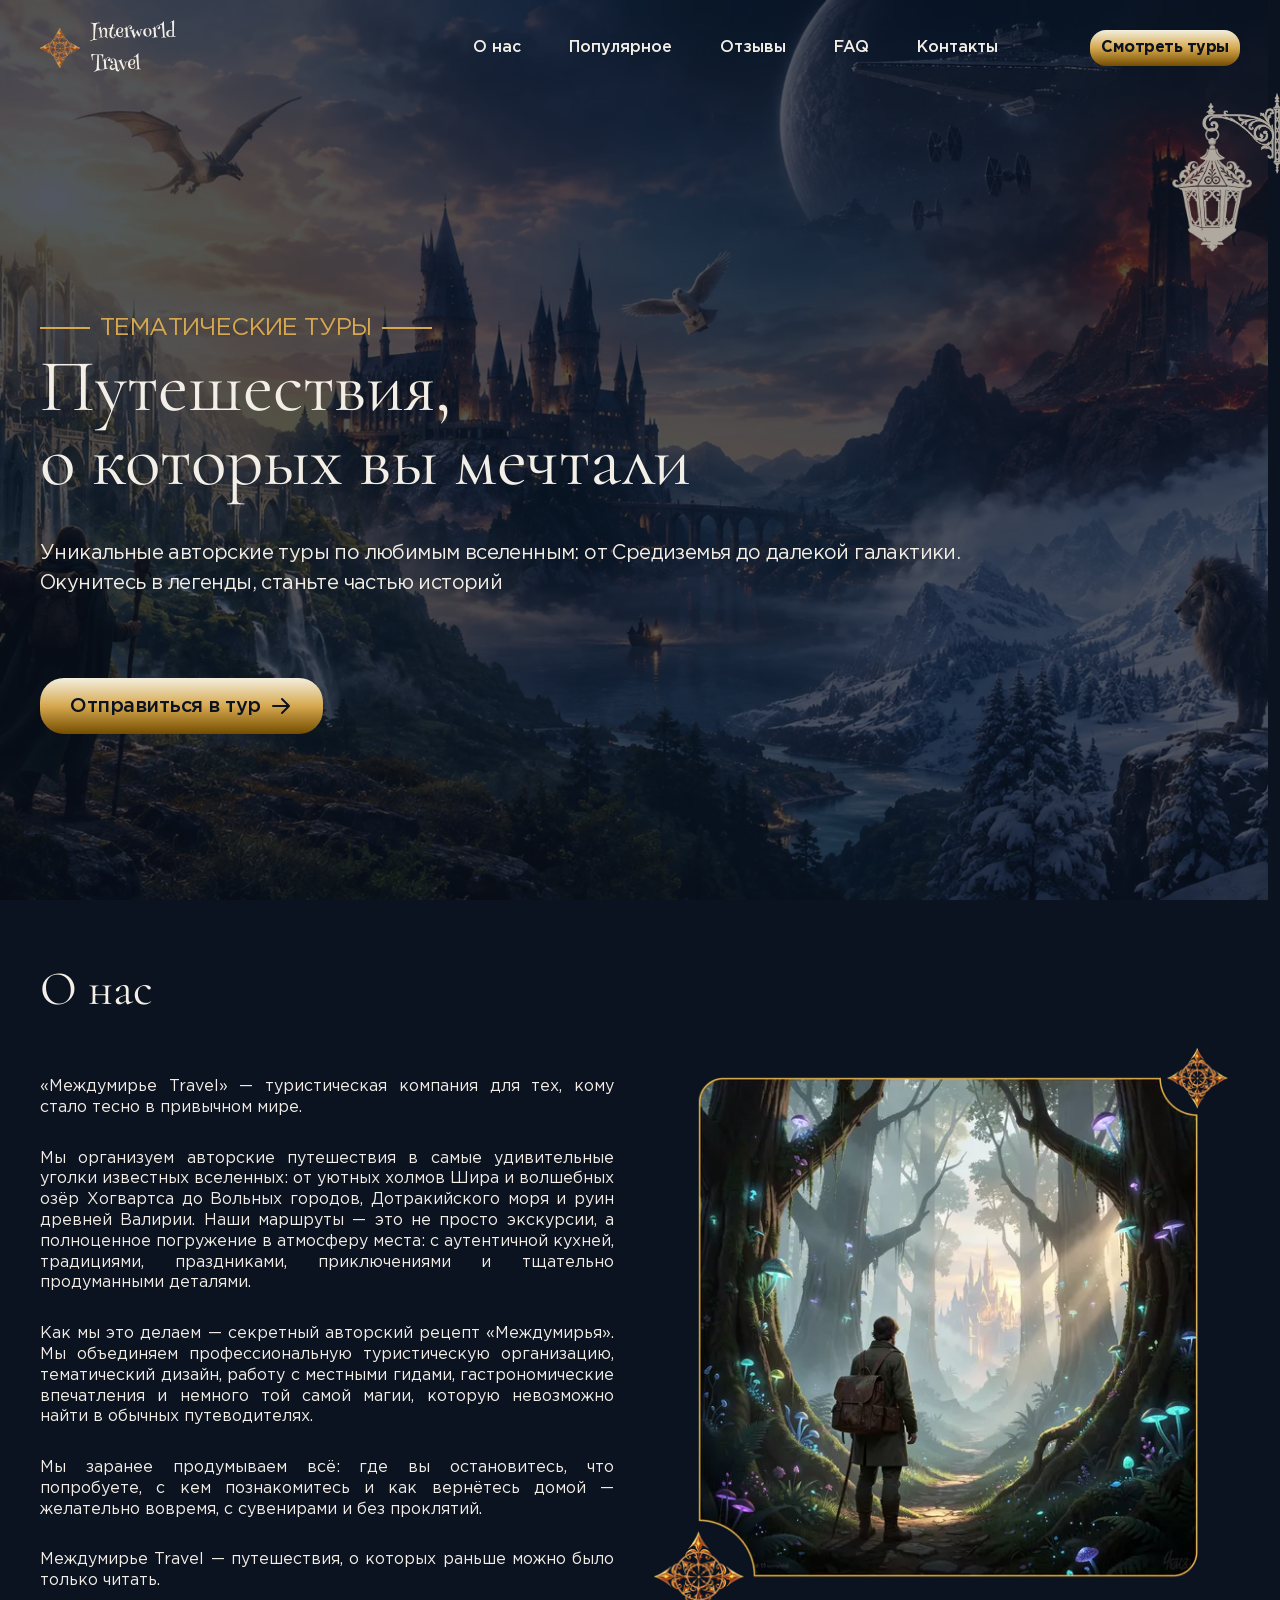
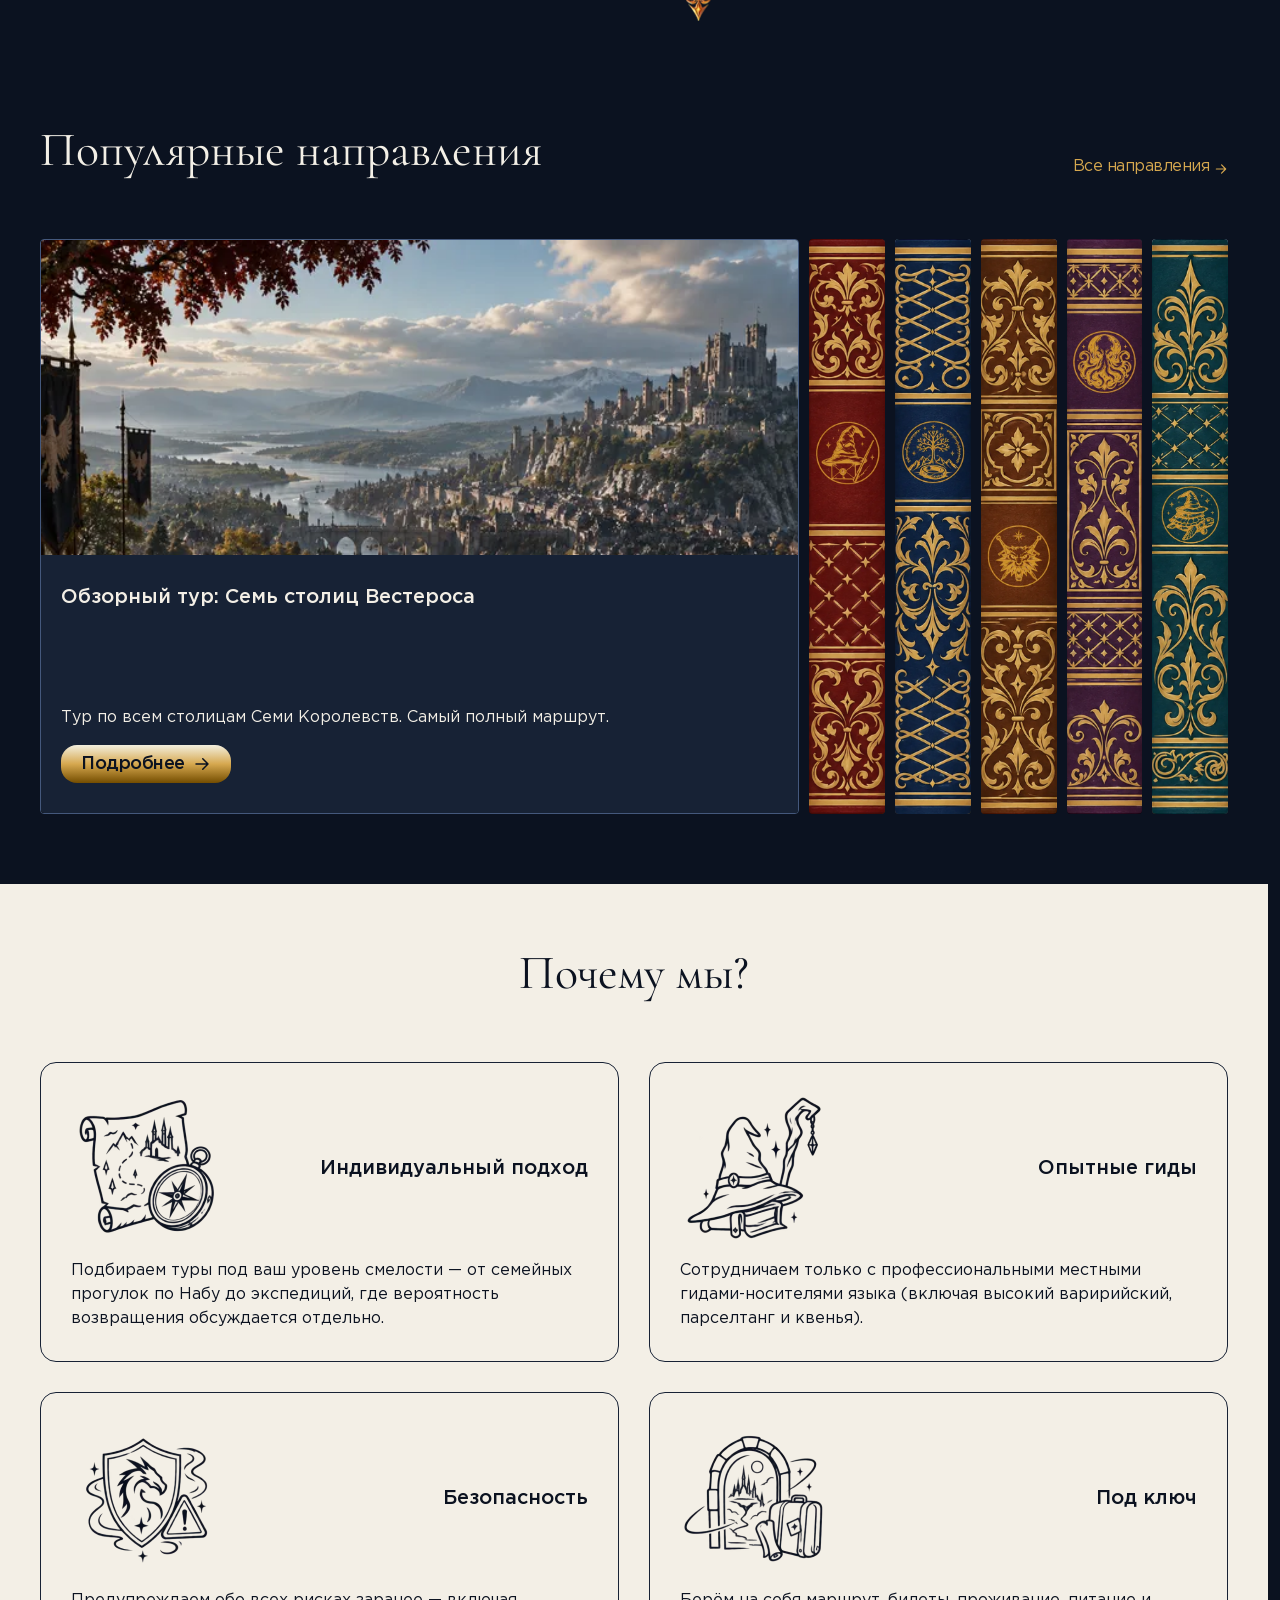
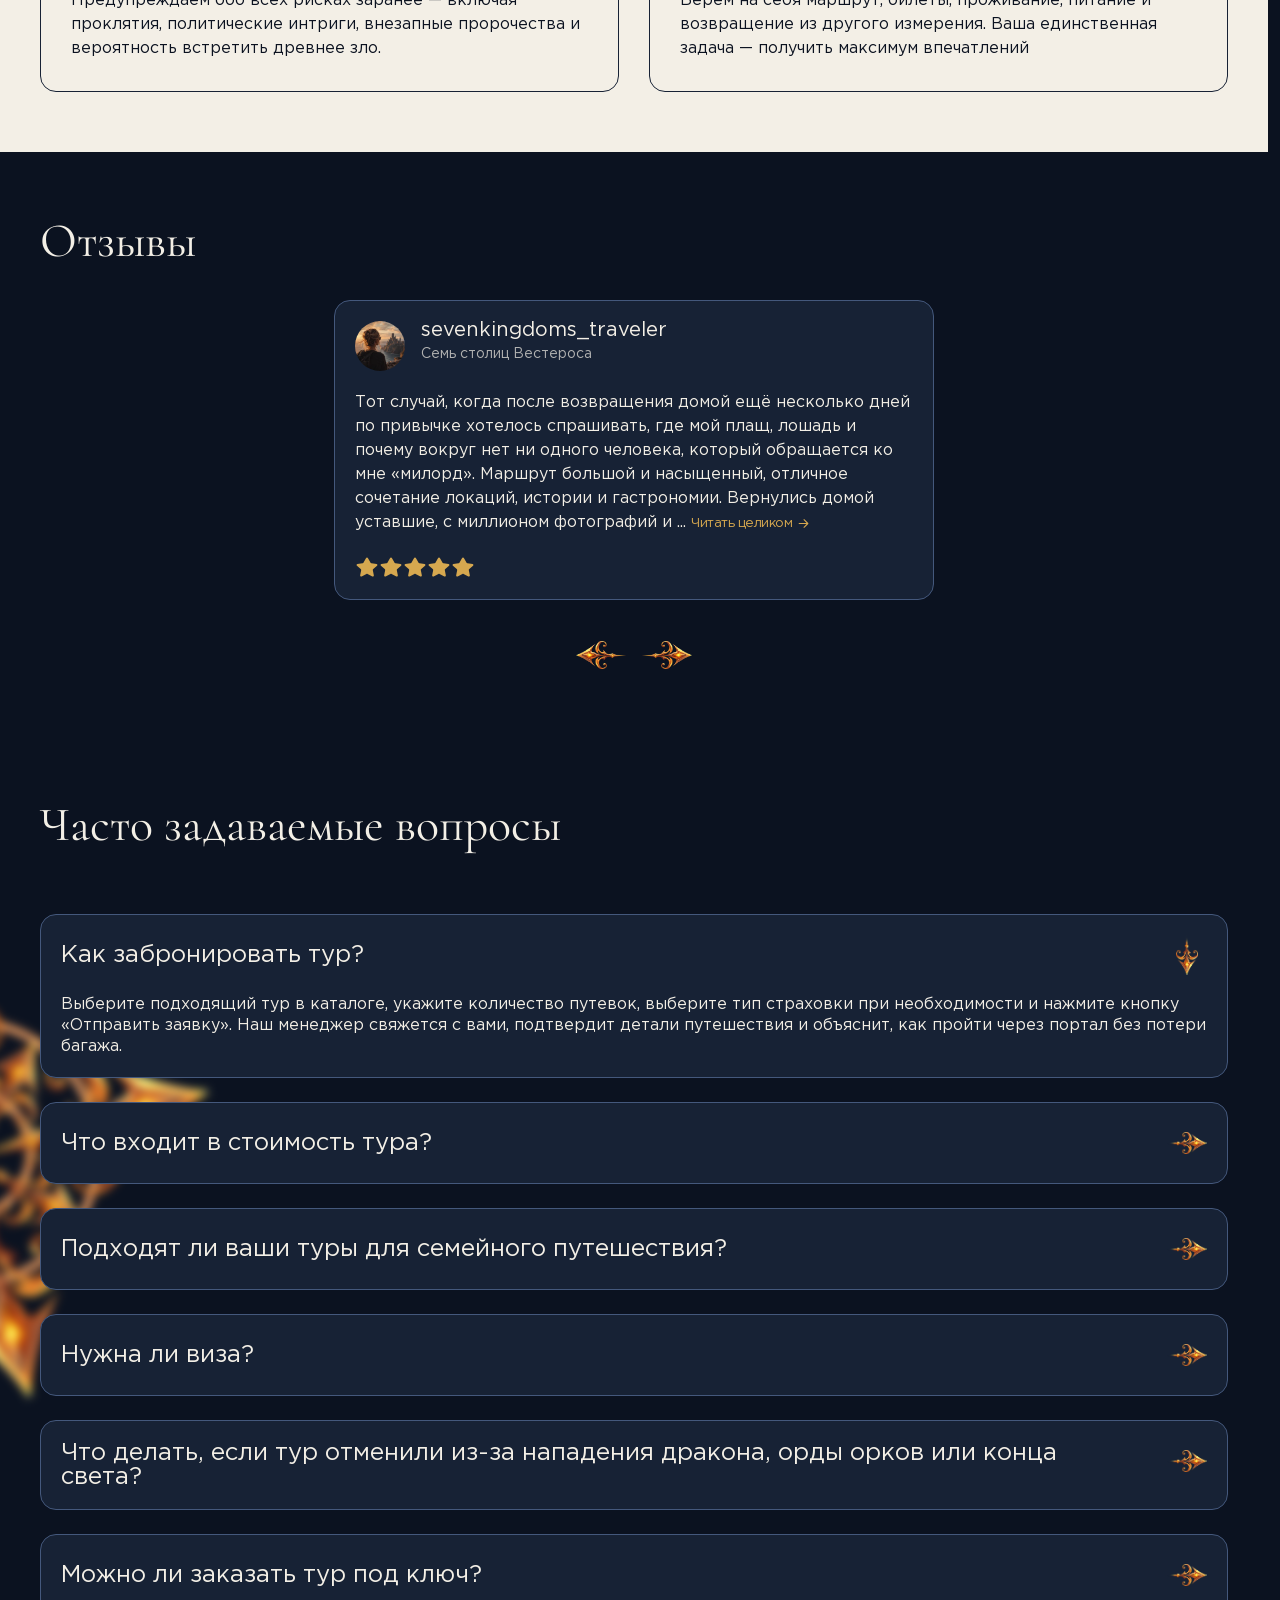
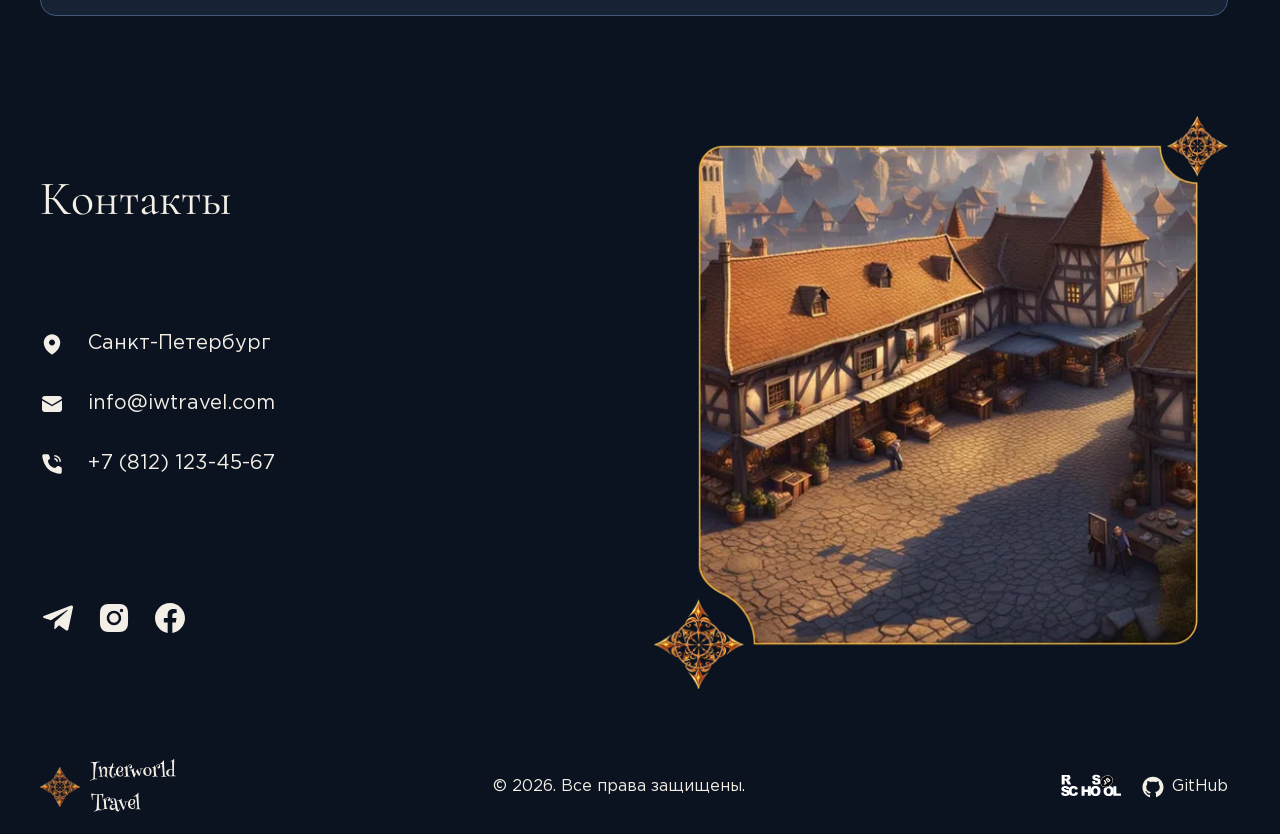
<file: index.html>
<!DOCTYPE html>
<html lang="ru">

<head>
  <meta charset="UTF-8">
  <meta name="viewport" content="width=device-width, initial-scale=1.0">
  <meta name="description" content="Авторские туры по вымышленным мирам: от Средиземья до далекой галактики">
  <title>Interworld Travel</title>

  <meta property="og:type" content="website">
  <meta property="og:title" content="Interworld Travel — путешествия, о которых вы мечтали">
  <meta property="og:description" content="Авторские туры по вымышленным мирам: от Средиземья до далекой галактики">
  <meta property="og:url" content="https://milarut.github.io/rsschool-landing-page/">
  <meta property="og:image" content="https://milarut.github.io/rsschool-landing-page/assets/img/og-img.png">
  <meta property="og:image:width" content="1200">
  <meta property="og:image:height" content="630">
  <meta property="og:site_name" content="Interworld Travel">

  <link rel="icon" type="image/png" href="./assets/favicon/favicon-96x96.png" sizes="96x96">
  <link rel="icon" type="image/svg+xml" href="./assets/favicon/favicon.svg">
  <link rel="shortcut icon" href="./favicon.ico">
  <link rel="apple-touch-icon" sizes="180x180" href="./assets/favicon/apple-touch-icon.png">
  <link rel="manifest" href="./assets/favicon/site.webmanifest">

  <link rel="preload" href="./assets/fonts/CormorantGaramond-Regular.woff2" type="font/woff2" as="font"
    crossorigin="anonymous">
  <link rel="preload" href="./assets/fonts/GothamPro-Bold.woff2" type="font/woff2" as="font" crossorigin="anonymous">
  <link rel="preload" href="./assets/fonts/GothamPro.woff2" type="font/woff2" as="font" crossorigin="anonymous">
  <link rel="preload" href="./assets/fonts/GothamPro-Medium.woff2" type="font/woff2" as="font" crossorigin="anonymous">

  <link rel="preload" as="image" href="./assets/img/logo.svg" fetchpriority="high">
  <link rel="preload" as="image" href="./assets/img/logo-text.svg" fetchpriority="high">
  <link rel="preload" as="image" href="./assets/img/lamp.webp" fetchpriority="high">
  <link rel="preload" as="image" href="./assets/img/hanger.webp" fetchpriority="high">
  <link rel="preload" as="image" href="./assets/img/hero-bg.webp" fetchpriority="high">

  <link rel="stylesheet" href="./assets/css/index.css">
</head>

<body>
  <script type="text/javascript">
    const body = document.querySelector('body');
    if (localStorage.getItem('data-theme') === 'light') {
      body.classList.add('light');
    }
  </script>
  <div class="wrapper">
    <header class="header header--transparent">
      <div class="container">
        <div class="header__content">
          <a href="#" class="header__logo logo">
            <span class="logo__img">
              <img src="./assets/img/logo.svg" width="50" height="50" alt="Логотип Interworld Travel.">
            </span>
            <span class="logo__text">
              <img src="./assets/img/logo-text.svg" width="86" height="55" alt="Interworld Travel.">
            </span>
          </a>
          <button class="header__theme-switcher" aria-label="Переключить тему" title="Переключить тему">
            <img class="lamp" src="./assets/img/lamp.webp" width="100" height="133" alt="" aria-hidden="true">
            <img class="hanger" src="./assets/img/hanger.webp" alt="" aria-hidden="true">
            <span class="header__theme-switcher-bg"></span>
          </button>
          <button class="header__menu-toggle js-dropdown-trigger" aria-label="Открыть меню" aria-expanded="false"
            aria-controls="nav">
            <span></span>
          </button>
          <nav class="header__nav nav">
            <ul class="nav__list list-reset preload" id="nav">
              <li class="nav__item">
                <a class="nav__link nav__link--anchor" href="#about">О нас</a>
              </li>
              <li class="nav__item">
                <a class="nav__link nav__link--anchor" href="#popular">Популярное</a>
              </li>
              <li class="nav__item">
                <a class="nav__link nav__link--anchor" href="#reviews">Отзывы</a>
              </li>
              <li class="nav__item">
                <a class="nav__link nav__link--anchor" href="#faq">FAQ</a>
              </li>
              <li class="nav__item">
                <a class="nav__link nav__link--anchor" href="#contacts">Контакты</a>
              </li>
              <li class="nav__item">
                <a class="nav__link-btn btn btn--primary" href="tours.html">
                  <span>Смотреть туры</span>
                </a>
              </li>
            </ul>
          </nav>
        </div>
      </div>
    </header>
    <main class="main">
      <section class="hero">
        <div class="container">
          <p class="hero__subtitle">Тематические туры</p>
          <h1 class="hero__title">Путешествия, о&nbsp;которых вы мечтали</h1>
          <p class="hero__text">Уникальные авторские туры по любимым вселенным: от Средиземья до далекой
            галактики.<br>Окунитесь в легенды, станьте частью историй</p>
          <a href="tours.html" class="hero__btn btn btn--primary">
            <span>Отправиться в тур</span>
            <svg width="24" height="24" fill="none">
              <use xlink:href="./assets/img/stack.svg#arrow"></use>
            </svg>
          </a>
        </div>
      </section>
      <section class="about" id="about">
        <div class="container">
          <h2 class="about__title title">О нас</h2>
          <div class="about__content">
            <div class="about__texts">
              <p class="about__text">«Междумирье Travel» — туристическая компания для тех, кому стало тесно в привычном
                мире.</p>
              <p class="about__text">Мы организуем авторские путешествия в самые удивительные уголки известных
                вселенных: от уютных холмов Шира и волшебных озёр Хогвартса до Вольных городов, Дотракийского моря и
                руин древней Валирии. Наши маршруты — это не просто экскурсии, а полноценное погружение в атмосферу
                места: с аутентичной кухней, традициями, праздниками, приключениями и тщательно продуманными деталями.
              </p>
              <p class="about__text">Как мы это делаем — секретный авторский рецепт «Междумирья». Мы объединяем
                профессиональную туристическую организацию, тематический дизайн, работу с местными гидами,
                гастрономические впечатления и немного той самой магии, которую невозможно найти в обычных
                путеводителях. </p>
              <p class="about__text">Мы заранее продумываем всё: где вы остановитесь, что попробуете, с кем
                познакомитесь и как вернётесь домой — желательно вовремя, с сувенирами и без проклятий.</p>
              <p class="about__text about__text--accent">Междумирье Travel — путешествия, о которых раньше можно было
                только читать.</p>
            </div>
            <div class="about__image">
              <img src="./assets/img/about-img.webp" width="580" height="580" alt="" aria-hidden="true">
            </div>
          </div>
        </div>
      </section>
      <section class="popular" id="popular">
        <div class="container">
          <div class="popular__heading">
            <h2 class="popular__title title">Популярные направления</h2>
            <a href="tours.html" class="popular__link btn btn--secondary">
              <span>Все направления</span>
              <svg width="14" height="14" fill="none">
                <use xlink:href="./assets/img/stack.svg#arrow"></use>
              </svg>
            </a>
          </div>
          <ul class="popular__list list-reset">
            <li class="popular__item">
              <div class="popular__cover">
                <img src="./assets/img/cover-1.webp" alt="" aria-hidden="true">
              </div>
              <div class="popular__image">
                <img src="./assets/img/tours/martin-0.webp" width="300" height="300" alt="Карта Вестероса.">
              </div>
              <div class="popular__info">
                <h3 class="popular__name">Обзорный тур: Семь столиц Вестероса</h3>
                <p class="popular__description">Тур по всем столицам Семи Королевств. Самый полный маршрут.</p>
                <button class="popular__btn btn btn--primary" data-cat="martin">
                  <span>Подробнее</span>
                  <svg width="18" height="18" fill="none">
                    <use xlink:href="./assets/img/stack.svg#arrow"></use>
                  </svg>
                </button>
              </div>
            </li>
            <li class="popular__item">
              <div class="popular__cover">
                <img src="./assets/img/cover-2.webp" alt="" aria-hidden="true">
              </div>
              <div class="popular__image">
                <img src="./assets/img/tours/rowling-0.webp" width="300" height="300" alt="Фото Хогсмида."
                  loading="lazy">
              </div>
              <div class="popular__info">
                <h3 class="popular__name">Гастротур по заведениям Хогсмида</h3>
                <p class="popular__description">Мир волшебства и гастрономических удовольствий.</p>
                <button class="popular__btn btn btn--primary" data-cat="rowling">
                  <span>Подробнее</span>
                  <svg width="18" height="18" fill="none">
                    <use xlink:href="./assets/img/stack.svg#arrow"></use>
                  </svg>
                </button>
              </div>
            </li>
            <li class="popular__item">
              <div class="popular__cover">
                <img src="./assets/img/cover-3.webp" alt="" aria-hidden="true">
              </div>
              <div class="popular__image">
                <img src="./assets/img/tours/tolkien-0.webp" width="300" height="300"
                  alt="Изображение крепости Минас-Тирит в Гондоре." loading="lazy">
              </div>
              <div class="popular__info">
                <h3 class="popular__name">Гондор: белые города и королевские дороги</h3>
                <p class="popular__description">Величественные крепости и исторические дороги юга Средиземья.</p>
                <button class="popular__btn btn btn--primary" data-cat="tolkien">
                  <span>Подробнее</span>
                  <svg width="18" height="18" fill="none">
                    <use xlink:href="./assets/img/stack.svg#arrow"></use>
                  </svg>
                </button>
              </div>
            </li>
            <li class="popular__item">
              <div class="popular__cover">
                <img src="./assets/img/cover-4.webp" alt="" aria-hidden="true">
              </div>
              <div class="popular__image">
                <img src="./assets/img/tours/witcher-0.webp" width="300" height="300" alt="Фото Туссента."
                  loading="lazy">
              </div>
              <div class="popular__info">
                <h3 class="popular__name">Винный тур и дегустации в Туссенте</h3>
                <p class="popular__description">Винодельни Кастель Равелло и Корво Бьянко, дегустация редких вин.</p>
                <button class="popular__btn btn btn--primary" data-cat="witcher">
                  <span>Подробнее</span>
                  <svg width="18" height="18" fill="none">
                    <use xlink:href="./assets/img/stack.svg#arrow"></use>
                  </svg>
                </button>
              </div>
            </li>
            <li class="popular__item">
              <div class="popular__cover">
                <img src="./assets/img/cover-5.webp" alt="" aria-hidden="true">
              </div>
              <div class="popular__image">
                <img src="./assets/img/tours/lovecraft-1.webp" width="300" height="300" alt="Изображение Иннсмута."
                  loading="lazy">
              </div>
              <div class="popular__info">
                <h3 class="popular__name">Иннсмут: морской курорт с семейным сюрпризом</h3>
                <p class="popular__description">Экскурсионный тур в рыбацкий городок, старые гавани, прогулка до Рифа
                  Дьявола.</p>
                <button class="popular__btn btn btn--primary" data-cat="lovecraft">
                  <span>Подробнее</span>
                  <svg width="18" height="18" fill="none">
                    <use xlink:href="./assets/img/stack.svg#arrow"></use>
                  </svg>
                </button>
              </div>
            </li>
            <li class="popular__item">
              <div class="popular__cover">
                <img src="./assets/img/cover-6.webp" alt="" aria-hidden="true">
              </div>
              <div class="popular__image">
                <img src="./assets/img/tours/pratchett-0.webp" width="300" height="300" alt="Изображение Анк-Морпорка."
                  loading="lazy">
              </div>
              <div class="popular__info">
                <h3 class="popular__name">Анк-Морпорк: город возможностей и мелких краж</h3>
                <p class="popular__description">Экскурсия по Невидимому университету, улице Разбойников и самым
                  подозрительным закоулкам города.</p>
                <button class="popular__btn btn btn--primary" data-cat="pratchett">
                  <span>Подробнее</span>
                  <svg width="18" height="18" fill="none">
                    <use xlink:href="./assets/img/stack.svg#arrow"></use>
                  </svg>
                </button>
              </div>
            </li>
          </ul>
        </div>
      </section>
      <section class="advantages">
        <div class="container">
          <h2 class="advantages__title title">Почему мы?</h2>
          <ul class="advantages__list list-reset">
            <li class="advantages__item">
              <div class="advantages__icon">
                <img src="./assets/img/adv-1.webp" width="150" height="150" alt="" aria-hidden="true" loading="lazy">
              </div>
              <h3 class="advantages__item-title">Индивидуальный подход</h3>
              <p class="advantages__item-text">Подбираем туры под ваш уровень смелости — от семейных прогулок по Набу до
                экспедиций, где вероятность возвращения обсуждается отдельно.</p>
            </li>
            <li class="advantages__item">
              <div class="advantages__icon">
                <img src="./assets/img/adv-2.webp" width="150" height="150" alt="" aria-hidden="true" loading="lazy">
              </div>
              <h3 class="advantages__item-title">Опытные гиды</h3>
              <p class="advantages__item-text">Сотрудничаем только с профессиональными местными гидами-носителями языка
                (включая
                высокий варирийский, парселтанг и квенья).</p>
            </li>
            <li class="advantages__item">
              <div class="advantages__icon">
                <img src="./assets/img/adv-3.webp" width="150" height="150" alt="" aria-hidden="true" loading="lazy">
              </div>
              <h3 class="advantages__item-title">Безопасность</h3>
              <p class="advantages__item-text">Предупреждаем обо всех рисках заранее — включая проклятия, политические
                интриги, внезапные пророчества и вероятность встретить древнее зло.</p>
            </li>
            <li class="advantages__item">
              <div class="advantages__icon">
                <img src="./assets/img/adv-4.webp" width="150" height="150" alt="" aria-hidden="true" loading="lazy">
              </div>
              <h3 class="advantages__item-title">Под ключ</h3>
              <p class="advantages__item-text">Берём на себя маршрут, билеты, проживание, питание и возвращение из
                другого измерения. Ваша единственная задача — получить максимум впечатлений</p>
            </li>
          </ul>
        </div>
      </section>
      <section class="reviews" id="reviews">
        <div class="container">
          <h2 class="reviews__title title">Отзывы</h2>
          <div class="reviews__wrapper">
            <ul class="reviews__list list-reset preload">
              <li class="reviews__item">
                <div class="reviews__item-header">
                  <div class="reviews__item-avatar">
                    <img src="./assets/img/reviews-4.webp" width="50" height="50" alt="Аватар автора отзыва.">
                  </div>
                  <div class="reviews__item-info">
                    <p class="reviews__item-author">sevenkingdoms_traveler</p>
                    <p class="reviews__item-tour">Семь столиц Вестероса</p>
                    <span class="visually-hidden reviews__item-fullname">Семь столиц Вестероса</span>
                    <span class="visually-hidden reviews__item-location">Винтерфелл, Орлиное Гнездо, Риверран, Утес
                      Кастерли, Хайгарден, Штормовой Предел, Солнечное Копье, Пайк</span>
                  </div>
                </div>
                <p class="reviews__item-text">
                  <span class="reviews__item-main-text">
                    Тот случай, когда после возвращения домой ещё несколько дней по привычке
                    хотелось спрашивать, где мой плащ, лошадь и почему вокруг нет ни одного человека, который обращается
                    ко мне «милорд». Маршрут большой и насыщенный, отличное сочетание локаций, истории и гастрономии.
                    Вернулись домой уставшие, с миллионом фотографий и
                  </span>
                  <span>...</span>
                  <button class="reviews__item-btn btn btn--secondary">
                    <span>Читать целиком</span>
                    <svg width="13" height="13" fill="none">
                      <use xlink:href="./assets/img/stack.svg#arrow"></use>
                    </svg>
                  </button>
                  <span class="visually-hidden reviews__item-hidden">
                    сувениров. Вестерос — прекрасное место для путешествия, если ты знаешь, что
                    в любой момент можешь вернуться домой и не претендуешь на Железный трон 🧺
                  </span>
                </p>
                <div class="reviews__item-rating"></div>
              </li>
              <li class="reviews__item">
                <div class="reviews__item-header">
                  <div class="reviews__item-avatar">
                    <img src="./assets/img/reviews-7.webp" width="50" height="50" alt="Аватар автора отзыва."
                      loading="lazy">
                  </div>
                  <div class="reviews__item-info">
                    <p class="reviews__item-author">xrabraya</p>
                    <p class="reviews__item-tour">Данвич: экотур</p>
                  </div>
                </div>
                <p class="reviews__item-text">В целом тур в Данвич понравился, хотя ожидала от сельской местности
                  немного больше развлечений — после восьми вечера здесь буквально нечем заняться. Особенно расстроило,
                  что экскурсию на Сентинел-Хилл отменили из-за «неблагоприятных условий», хотя погода была отличная. В
                  следующий раз, пожалуй, поеду летом — надеюсь, хотя бы козы будут менее агрессивными.
                </p>
                <div class="reviews__item-rating"></div>
              </li>
              <li class="reviews__item">
                <div class="reviews__item-header">
                  <div class="reviews__item-avatar">
                    <img src="./assets/img/reviews-8.webp" width="50" height="50" alt="Аватар автора отзыва."
                      loading="lazy">
                  </div>
                  <div class="reviews__item-info">
                    <p class="reviews__item-author">adora_shandy</p>
                    <p class="reviews__item-tour">Эшфордский турнир</p>
                  </div>
                </div>
                <p class="reviews__item-text">Минус вайб, самый горячий принц и наследник трона выбыл из турнира в
                  первом же поединке. А сам турнир очень веселый, много активностей, кукольный театр - топ! Берите с
                  собой перекус, на фудкорте огромные очереди</p>
                <div class="reviews__item-rating"></div>
              </li>
              <li class="reviews__item">
                <div class="reviews__item-header">
                  <div class="reviews__item-avatar">
                    <img src="./assets/img/reviews-9.webp" width="50" height="50" alt="Аватар автора отзыва."
                      loading="lazy">
                  </div>
                  <div class="reviews__item-info">
                    <p class="reviews__item-author">DarkDruid</p>
                    <p class="reviews__item-tour">Кулак первых людей</p>
                  </div>
                </div>
                <p class="reviews__item-text">Совершали восхождение на Кулак Первых людей в рамках корпоративного
                  тимбилдинга. Это однозначно не для слабых духом: совершенно никакой инфраструктуры, туалетов нет,
                  замёрзли, некоторые простыли. Мы в полном восторге, спасибо организаторам! Гендир уже забронировал
                  нам на следующий год спелеологическую экспедицию в Морию!
                </p>
                <div class="reviews__item-rating"></div>
              </li>
              <li class="reviews__item">
                <div class="reviews__item-header">
                  <div class="reviews__item-avatar">
                    <img src="./assets/img/reviews-2.webp" width="50" height="50" alt="Аватар автора отзыва."
                      loading="lazy">
                  </div>
                  <div class="reviews__item-info">
                    <p class="reviews__item-author">Ольга Яцкевич</p>
                    <p class="reviews__item-tour">Хогвартс (обзорная)</p>
                  </div>
                </div>
                <p class="reviews__item-text">Брали экскурсию по Хогвартсу. Замок шикарный, лестницы живут своей
                  жизнью, туалеты — с привидениями, а один школьный призрак всю дорогу жаловался на подростков. Минус:
                  на ужине еда появляется из воздуха, но кофе почему-то нет</p>
                <div class="reviews__item-rating"></div>
              </li>
              <li class="reviews__item">
                <div class="reviews__item-header">
                  <div class="reviews__item-avatar">
                    <img src="./assets/img/reviews-5.webp" width="50" height="50" alt="Аватар автора отзыва."
                      loading="lazy">
                  </div>
                  <div class="reviews__item-info">
                    <p class="reviews__item-author">ptichka</p>
                    <p class="reviews__item-tour">Семь столиц Вестероса</p>
                    <span class="visually-hidden reviews__item-fullname">Семь столиц Вестероса</span>
                    <span class="visually-hidden reviews__item-location">Винтерфелл, Орлиное Гнездо, Риверран, Утес
                      Кастерли, Хайгарден, Штормовой Предел, Солнечное Копье, Пайк</span>
                  </div>
                </div>
                <p class="reviews__item-text">
                  <span class="reviews__item-main-text">
                    Путешествие в Вестерос прошло великолепно. Покатались на драконе, с высоты посмотрели на белых
                    ходоков, заглянули за Стену. Красиво, атмосферно, местами прохладно. Из минусов: Железный трон
                    оказался неудобным, свадьбы слишком шумные, а у дракона ручная кладь оплачивается отдельно. Зато
                    сервис огонь. Буквально. Пять звёзд. Вернёмся, если
                  </span>
                  <span>...</span>
                  <button class="reviews__item-btn btn btn--secondary">
                    <span>Читать целиком</span>
                    <svg width="13" height="13" fill="none">
                      <use xlink:href="./assets/img/stack.svg#arrow"></use>
                    </svg>
                  </button>
                  <span class="visually-hidden reviews__item-hidden">к следующему сезону кто-нибудь ещё останется
                    в живых.</span>
                </p>
                <div class="reviews__item-rating"></div>
              </li>
              <li class="reviews__item">
                <div class="reviews__item-header">
                  <div class="reviews__item-avatar">
                    <img src="./assets/img/reviews-3.webp" width="50" height="50" alt="Аватар автора отзыва."
                      loading="lazy">
                  </div>
                  <div class="reviews__item-info">
                    <p class="reviews__item-author">Ирина Ануфриева</p>
                    <p class="reviews__item-tour">Анк-Морпорк</p>
                  </div>
                </div>
                <p class="reviews__item-text">Ездили в Анк-Морпорк на гастрономический тур. Еда великолепная, порции
                  большие, кошелёк после ужина похудел быстрее меня. Отдельное спасибо Гильдии воров за честный чек и
                  оперативное обслуживание</p>
                <div class="reviews__item-rating"></div>
              </li>
              <li class="reviews__item">
                <div class="reviews__item-header">
                  <div class="reviews__item-avatar">
                    <img src="./assets/img/reviews-6.webp" width="50" height="50" alt="Аватар автора отзыва."
                      loading="lazy">
                  </div>
                  <div class="reviews__item-info">
                    <p class="reviews__item-author">xrabraya</p>
                    <p class="reviews__item-tour">Иннсмут</p>
                    <span class="visually-hidden reviews__item-fullname">Иннсмут: морской курорт с семейным
                      сюрпризом</span>
                    <span class="visually-hidden reviews__item-location">Иннсмут</span>
                  </div>
                </div>
                <p class="reviews__item-text">
                  <span class="reviews__item-main-text">
                    Когда увидела в турах Иннсмут, я тут же оформила бронь. Это было великолепно!
                    В местном баре удалось встретить правнука Зедока Аллена, Билла Аллана, и пропустить с ним стаканчик
                    виски. Очень колоритный мужчина — правда, почему-то всё время пристально на меня смотрел, возможно,
                    я ему кого-то напомнила). На лодочке покатались до</span>
                  <span>...</span>
                  <button class="reviews__item-btn btn btn--secondary">
                    <span>Читать целиком</span>
                    <svg width="13" height="13" fill="none">
                      <use xlink:href="./assets/img/stack.svg#arrow"></use>
                    </svg>
                  </button>
                  <span class="visually-hidden reviews__item-hidden">
                    Рифа Дьявола. Красивейшее место! Вода, конечно, какая-то подозрительно
                    тёмная - Тихий океан как никак! Номер в Гидмен-Хаус попался очень неплохим, с видом на залив и
                    центральную площадь. Из минусов — ночью соседи странно бродили за дверью и несколько раз пытались её
                    открыть, но я заложила дверь стульями. Местные жители своеобразные: странная кожа, слегка выпученные
                    глаза и какая-то необычная форма головы. Зато очень приветливые - на улицах постоянно желают друг
                    другу здоровья и что-то говорят про Дагона. Я сначала не поняла, но потом тоже стала отвечать «Слава
                    Дагону» — не хотелось показаться невежливой. В общем, рекомендую Иннсмут всем любителям спокойного
                    морского отдыха, старинных городков и аутентичного местного колорита. Слава Дагону! Обязательно
                    вернусь ещё раз, когда найду паспорт.
                  </span>
                </p>
                <div class="reviews__item-rating"></div>
              </li>
              <li class="reviews__item">
                <div class="reviews__item-header">
                  <div class="reviews__item-avatar">
                    <img src="./assets/img/reviews-1.webp" width="50" height="50" alt="Аватар автора отзыва."
                      loading="lazy">
                  </div>
                  <div class="reviews__item-info">
                    <p class="reviews__item-author">Кирилл Вертер</p>
                    <p class="reviews__item-tour">Татуин</p>
                  </div>
                </div>
                <p class="reviews__item-text">Летали на Татуин, обещали пляжный отдых и две луны. Пляжа не обнаружили,
                  зато песок был абсолютно везде: в багаже, в еде и в жизненных планах. Зато видели джав и почти
                  купили дроида, который оказался слегка бракованным. В следующем году отправлю сюда тещу!</p>
                <div class="reviews__item-rating"></div>
              </li>
            </ul>
          </div>
          <div class="reviews__pagination pagination">
            <button class="pagination__btn pagination__btn--prev" title="Назад" aria-label="Листать назад"></button>
            <button class="pagination__btn pagination__btn--next" title="Вперёд" aria-label="Листать вперед"></button>
          </div>
        </div>
      </section>
      <section class="faq" id="faq">
        <div class="container">
          <h2 class="faq__title title">Часто задаваемые вопросы</h2>
          <div class="faq__list">
            <details class="faq__item" name="faq" open>
              <summary class="faq__question">
                <span class="faq__question-text">Как забронировать тур?</span>
                <span class="faq__question-icon"></span>
              </summary>
              <div class="faq__answer">
                <p>Выберите подходящий тур в каталоге, укажите количество путевок, выберите тип страховки при
                  необходимости и нажмите кнопку «Отправить заявку». Наш менеджер свяжется с вами, подтвердит
                  детали путешествия и объяснит, как пройти через портал без потери багажа.</p>
              </div>
            </details>
            <details class="faq__item" name="faq">
              <summary class="faq__question">
                <span class="faq__question-text">Что входит в стоимость тура?</span>
                <span class="faq__question-icon"></span>
              </summary>
              <div class="faq__answer">
                <p>В стоимость входят предварительная консультация, трансфер, проживание и услуги профессионального
                  гида. Дополнительные расходы — например, аренда дракона, покупка светового меча или защитного амулета
                  — оплачиваются при желании отдельно. Также есть возможность дополнительно приобрести стандартную или
                  расширенную страховку (для некоторых направлений крайне рекомендуется).</p>
              </div>
            </details>
            <details class="faq__item" name="faq">
              <summary class="faq__question">
                <span class="faq__question-text">Подходят ли ваши туры для семейного путешествия?</span>
                <span class="faq__question-icon"></span>
              </summary>
              <div class="faq__answer">
                <p>Можно, если в карточке тура указана категория «можно с детьми». Мы заранее указываем уровень
                  опасности и предупреждаем о встречах с чудовищами, древними богами, драконами и других особенностях
                  маршрута.</p>
              </div>
            </details>
            <details class="faq__item" name="faq">
              <summary class="faq__question">
                <span class="faq__question-text">Нужна ли виза?</span>
                <span class="faq__question-icon"></span>
              </summary>
              <div class="faq__answer">
                <p>Всё зависит от выбранного мира и направления. Для некоторых туров понадобится виза, межгалактический
                  паспорт, разрешение на использование магии или официальное разрешение на посещение от местного
                  повелителя.</p>
              </div>
            </details>
            <details class="faq__item" name="faq">
              <summary class="faq__question">
                <span class="faq__question-text">
                  Что делать, если тур отменили из-за нападения дракона, орды орков или конца света?
                </span>
                <span class="faq__question-icon"></span>
              </summary>
              <div class="faq__answer">
                <p>Мы предложим перенос тура, альтернативный маршрут или возврат средств согласно условиям бронирования.
                  Если конец света оказался временным, тур можно будет продолжить после восстановления инфраструктуры.
                  Если нападение оказалось частью экскурсии, оно будет отмечено в программе как «непредвиденное, но
                  впечатляющее событие».</p>
              </div>
            </details>
            <details class="faq__item" name="faq">
              <summary class="faq__question">
                <span class="faq__question-text">Можно ли заказать тур под ключ?</span>
                <span class="faq__question-icon"></span>
              </summary>
              <div class="faq__answer">
                <p>Конечно. По вашему запросу мы организуем всё путешествие: билеты, трансфер, проживание, питание,
                  гида, страховку, рекомендации о покупке сувениров и максимально безопасное возвращение домой. Вам
                  останется только собрать вещи и не опоздать к порталу.
                </p>
              </div>
            </details>
          </div>
        </div>
      </section>
      <section class="contacts" id="contacts">
        <div class="container">
          <div class="contacts__wrapper">
            <div class="contacts__info">
              <h2 class="contacts__title title">Контакты</h2>
              <ul class="contacts__list list-reset">
                <li class="contacts__item">
                  <a href="https://maps.app.goo.gl/6AZznmpNh7ytuM3fA" class="contacts__link" target="_blank"
                    rel="nofollow noopener noreferrer">
                    <svg width="24" height="24" fill="currentColor">
                      <use xlink:href="./assets/img/stack.svg#pin"></use>
                    </svg>
                    <span>Санкт-Петербург</span>
                  </a>
                </li>
                <li class="contacts__item">
                  <a href="mailto:info@iwtravel.com" class="contacts__link">
                    <svg width="24" height="24" fill="currentColor">
                      <use xlink:href="./assets/img/stack.svg#email"></use>
                    </svg>
                    <span>info@iwtravel.com</span>
                  </a>
                </li>
                <li class="contacts__item">
                  <a href="tel:+78121234567" class="contacts__link">
                    <svg width="24" height="24" fill="currentColor">
                      <use xlink:href="./assets/img/stack.svg#phone"></use>
                    </svg>
                    <span>+7 (812) 123-45-67</span>
                  </a>
                </li>
              </ul>
              <div class="contacts__socials socials">
                <ul class="socials__list list-reset">
                  <li class="socials__item">
                    <a href="#" aria-label="Telegram" rel="nofollow noopener noreferrer">
                      <svg width="24" height="24" fill="currentColor">
                        <use xlink:href="./assets/img/stack.svg#tg"></use>
                      </svg>
                    </a>
                  </li>
                  <li class="socials__item">
                    <a href="#" aria-label="Instagram" rel="nofollow noopener noreferrer">
                      <svg width="24" height="24" fill="currentColor">
                        <use xlink:href="./assets/img/stack.svg#ig"></use>
                      </svg>
                    </a>
                  </li>
                  <li class="socials__item">
                    <a href="#" aria-label="Facebook" rel="nofollow noopener noreferrer">
                      <svg width="24" height="24" fill="currentColor">
                        <use xlink:href="./assets/img/stack.svg#fb"></use>
                      </svg>
                    </a>
                  </li>
                </ul>
              </div>
            </div>
            <div class="contacts__image">
              <img src="./assets/img/contacts.webp" width="580" height="580" alt="" aria-hidden="true" loading="lazy">
            </div>
          </div>
        </div>
      </section>
    </main>
    <footer class="footer">
      <div class="container">
        <div class="footer__wrapper">
          <a href="#" class="footer__logo logo">
            <span class="logo__img">
              <img src="./assets/img/logo.svg" width="50" height="50" alt="Логотип Interworld Travel">
            </span>
            <span class="logo__text">
              <img src="./assets/img/logo-text.svg" width="86" height="55" alt="Interworld Travel.">
            </span>
          </a>
          <p>&copy; 2026. Все права защищены.</p>
          <div class="footer__links">
            <a href="https://rs.school/courses/javascript" class="footer__rsschool" target="_blank"
              rel="nofollow noopener">
              <img src="./assets/img/rs_school_js.svg" width="60" height="22" alt="Логотип RS School." loading="lazy">
            </a>
            <a href="https://github.com/MilaRut" class="footer__github" target="_blank" rel="nofollow noopener">
              <svg width="24" height="24" fill="currentColor">
                <use xlink:href="./assets/img/stack.svg#gh"></use>
              </svg>
              <span>GitHub</span>
            </a>
          </div>
        </div>
      </div>
    </footer>
  </div>

  <div class="modal modal--preload review-modal" id="reviews-modal">
    <div class="modal__content">
      <button class="modal__close-btn" aria-label="Закрыть"></button>
      <div class="review-modal__header">
        <div class="review-modal__avatar">
          <img src="./assets/img/logo.svg" width="100" height="100" alt="">
        </div>
        <div class="review-modal__info">
          <p class="review-modal__author"></p>
          <p class="review-modal__location"></p>
        </div>
      </div>
      <div class="review-modal__content">
        <p class="review-modal__tour"></p>
        <p class="review-modal__text"></p>
        <div class="review-modal__rating"></div>
      </div>
    </div>
  </div>

  <script type="module" src="./assets/js/script.js?v=0212242326"></script>
</body>


</html>
</file>
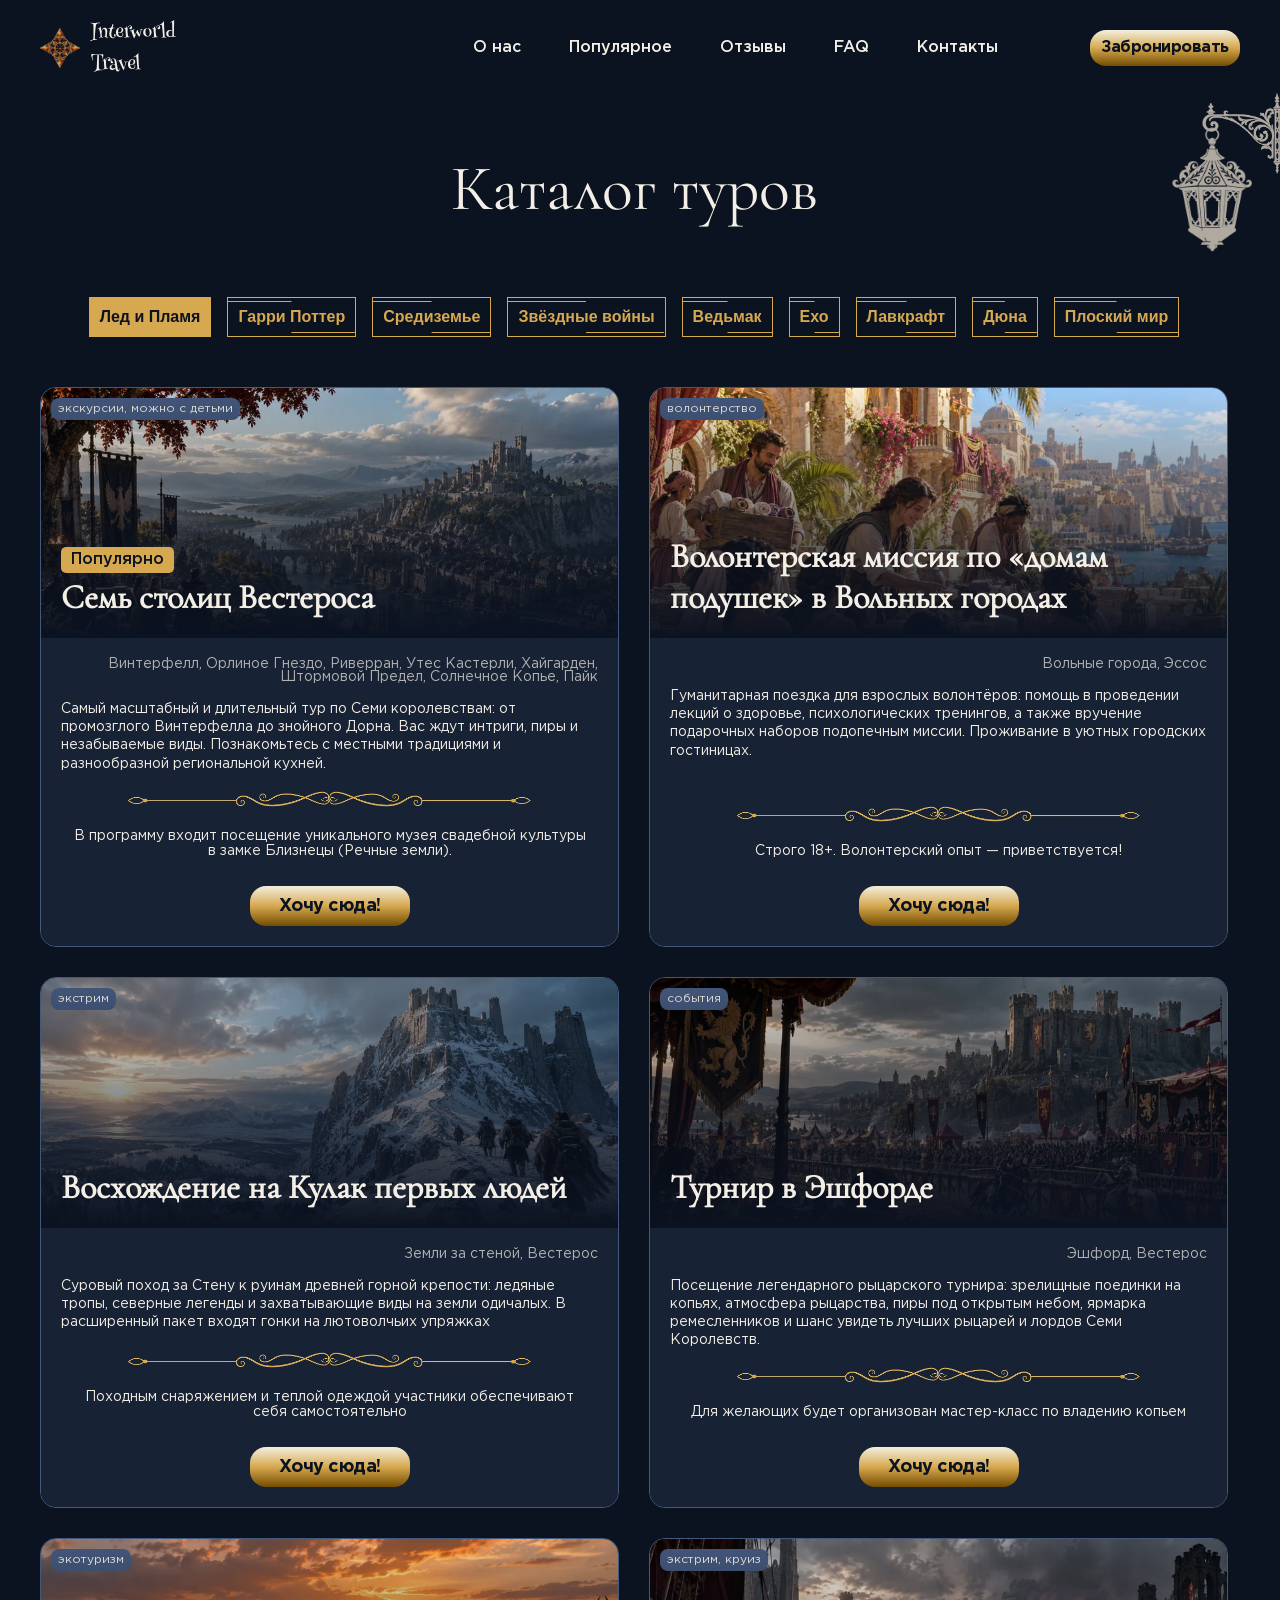
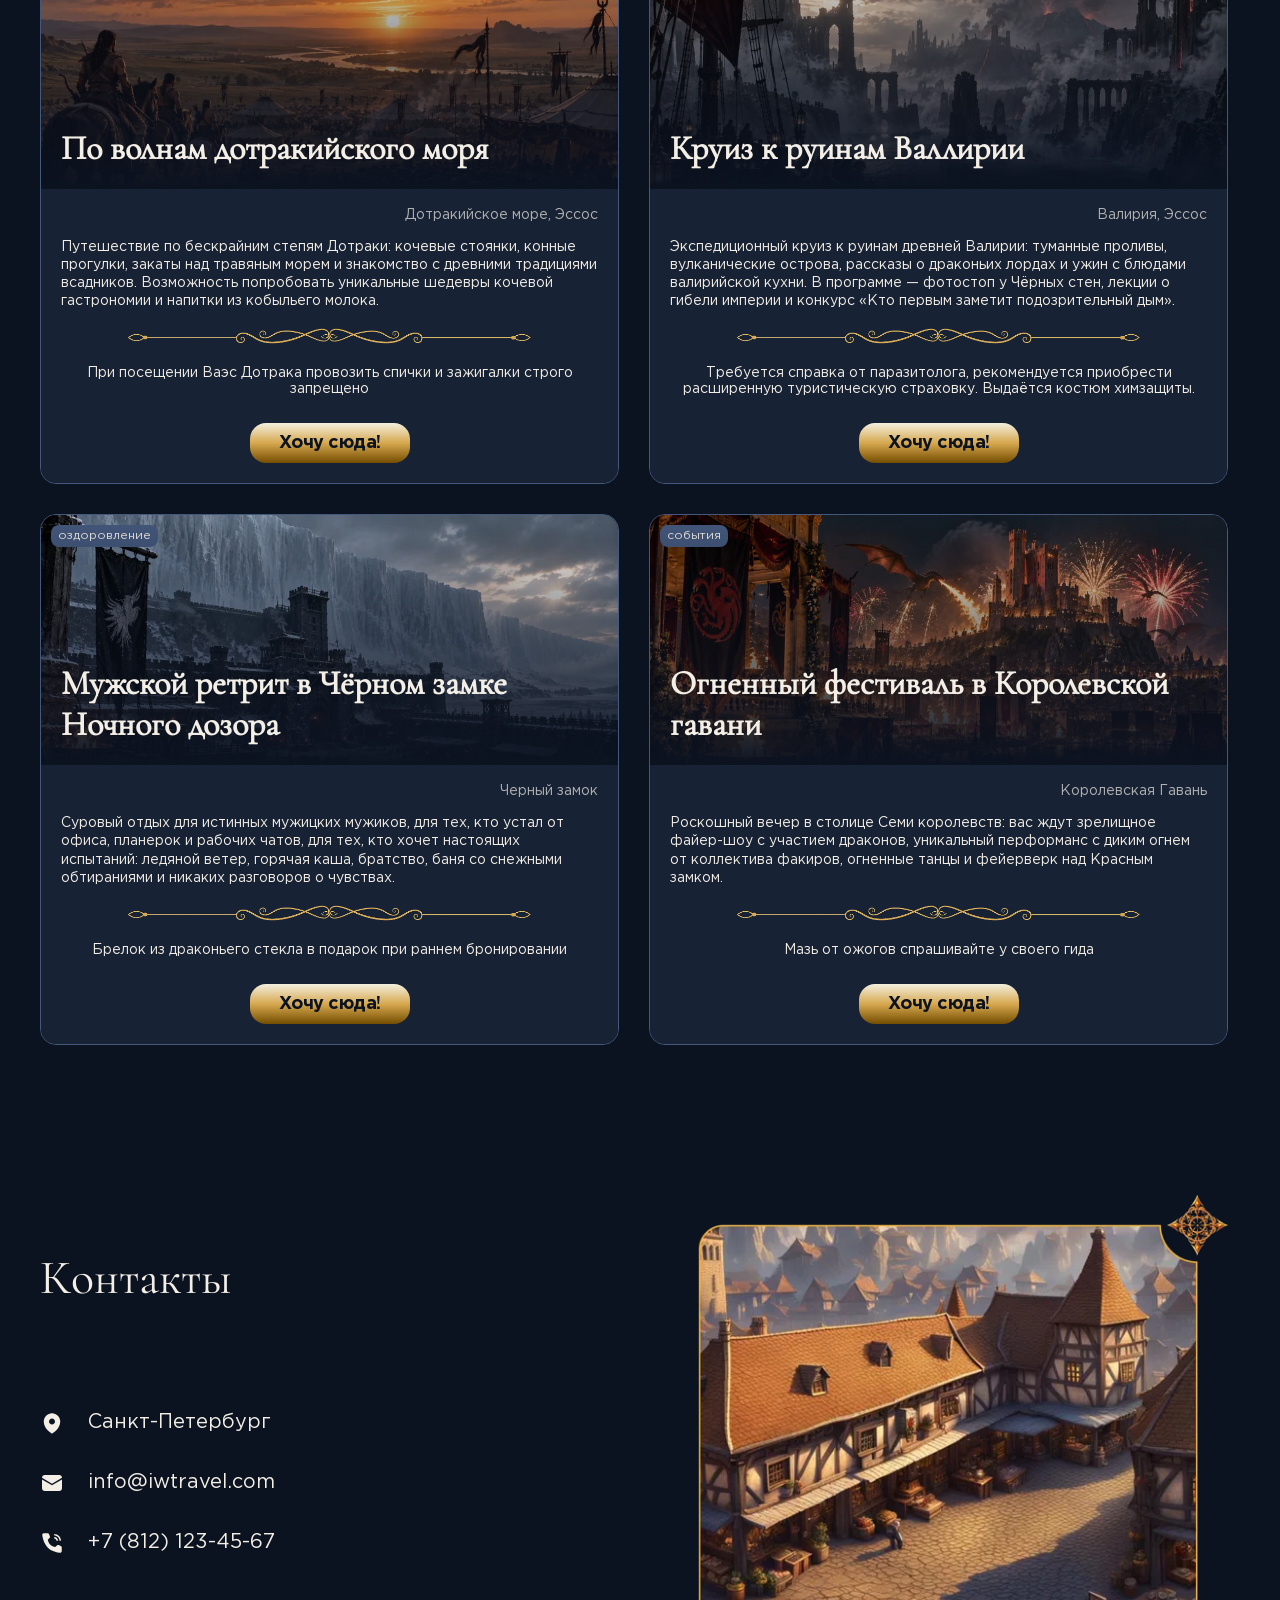
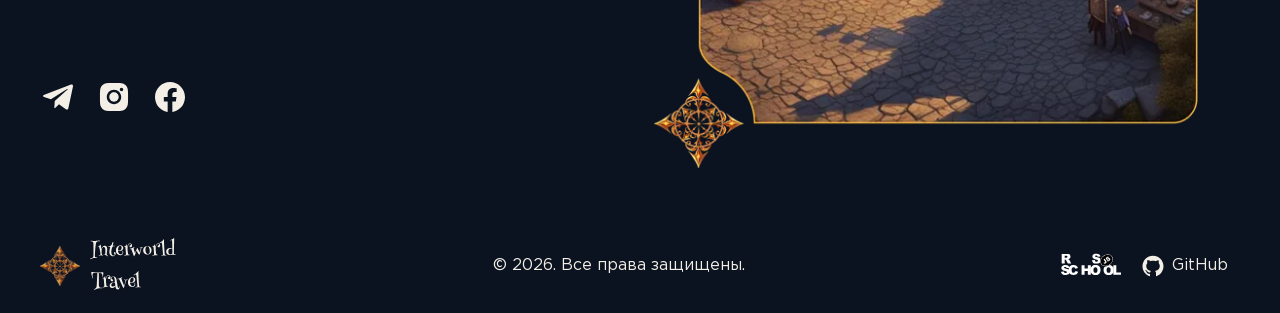
<file: tours.html>
<!DOCTYPE html>
<html lang="ru">

<head>
  <meta charset="UTF-8">
  <meta name="viewport" content="width=device-width, initial-scale=1.0">
  <meta name="description" content="Авторские туры по вымышленным мирам: от Средиземья до далекой галактики">
  <title>Interworld Travel</title>

  <meta property="og:type" content="website">
  <meta property="og:title" content="Interworld Travel — путешествия, о которых вы мечтали">
  <meta property="og:description" content="Авторские туры по вымышленным мирам: от Средиземья до далекой галактики">
  <meta property="og:url" content="https://milarut.github.io/rsschool-landing-page/">
  <meta property="og:image" content="https://milarut.github.io/rsschool-landing-page/assets/img/og-img.png">
  <meta property="og:image:width" content="1200">
  <meta property="og:image:height" content="630">
  <meta property="og:site_name" content="Interworld Travel">

  <link rel="icon" type="image/png" href="./assets/favicon/favicon-96x96.png" sizes="96x96">
  <link rel="icon" type="image/svg+xml" href="./assets/favicon/favicon.svg">
  <link rel="shortcut icon" href="./favicon.ico">
  <link rel="apple-touch-icon" sizes="180x180" href="./assets/favicon/apple-touch-icon.png">
  <link rel="manifest" href="./assets/favicon/site.webmanifest">

  <link rel="preload" href="./assets/fonts/CormorantGaramond-Regular.woff2" type="font/woff2" as="font"
    crossorigin="anonymous">
  <link rel="preload" href="./assets/fonts/GothamPro-Bold.woff2" type="font/woff2" as="font" crossorigin="anonymous">
  <link rel="preload" href="./assets/fonts/GothamPro.woff2" type="font/woff2" as="font" crossorigin="anonymous">
  <link rel="preload" href="./assets/fonts/GothamPro-Medium.woff2" type="font/woff2" as="font" crossorigin="anonymous">

  <link rel="preload" as="image" href="./assets/img/logo.svg" fetchpriority="high">
  <link rel="preload" as="image" href="./assets/img/logo-text.svg" fetchpriority="high">
  <link rel="preload" as="image" href="./assets/img/lamp.webp" fetchpriority="high">
  <link rel="preload" as="image" href="./assets/img/hanger.webp" fetchpriority="high">
  <link rel="preload" as="image" href="./assets/img/tours/martin-0.webp" fetchpriority="high">
  <link rel="preload" as="image" href="./assets/img/tours/martin-1.webp" fetchpriority="high">

  <link rel="stylesheet" href="./assets/css/tours.css">
</head>

<body>
  <script type="text/javascript">
    const body = document.querySelector('body');
    if (localStorage.getItem('data-theme') === 'light') {
      body.classList.add('light');
    }
  </script>
  <div class="wrapper">
    <header class="header header--transparent">
      <div class="container">
        <div class="header__content">
          <a href="index.html" class="header__logo logo">
            <span class="logo__img">
              <img src="./assets/img/logo.svg" width="50" height="50" alt="Логотип Interworld Travel.">
            </span>
            <span class="logo__text">
              <img src="./assets/img/logo-text.svg" width="86" height="55" alt="Interworld Travel.">
            </span>
          </a>
          <button class="header__theme-switcher" aria-label="Переключить тему" title="Переключить тему">
            <img class="lamp" src="./assets/img/lamp.webp" width="100" height="133" alt="" aria-hidden="true">
            <img class="hanger" src="./assets/img/hanger.webp" alt="" aria-hidden="true">
            <span class="header__theme-switcher-bg"></span>
          </button>
          <button class="header__menu-toggle js-dropdown-trigger" aria-label="Открыть меню" aria-expanded="false"
            aria-controls="nav">
            <span></span>
          </button>
          <nav class="header__nav nav">
            <ul class="nav__list list-reset preload" id="nav">
              <li class="nav__item">
                <a class="nav__link nav__link--anchor" href="index.html#about">О нас</a>
              </li>
              <li class="nav__item">
                <a class="nav__link nav__link--anchor" href="index.html#popular">Популярное</a>
              </li>
              <li class="nav__item">
                <a class="nav__link nav__link--anchor" href="index.html#reviews">Отзывы</a>
              </li>
              <li class="nav__item">
                <a class="nav__link nav__link--anchor" href="index.html#faq">FAQ</a>
              </li>
              <li class="nav__item">
                <a class="nav__link nav__link--anchor" href="#contacts">Контакты</a>
              </li>
              <li class="nav__item">
                <a class="nav__link-btn success-btn btn btn--primary">
                  <span>Забронировать</span>
                </a>
              </li>
            </ul>
          </nav>
        </div>
      </div>
    </header>
    <main class="main">
      <section class="tours">
        <div class="container">
          <h1 class="tours__title title">Каталог туров</h1>
          <div class="tours__tabs">
            <button class="tours__tabs-btn tabs-btn is-active" data-tab="martin">Лед и Пламя</button>
            <button class="tours__tabs-btn tabs-btn" data-tab="rowling">Гарри Поттер</button>
            <button class="tours__tabs-btn tabs-btn" data-tab="tolkien">Средиземье</button>
            <button class="tours__tabs-btn tabs-btn" data-tab="starwars">Звёздные войны</button>
            <button class="tours__tabs-btn tabs-btn" data-tab="witcher">Ведьмак</button>
            <button class="tours__tabs-btn tabs-btn" data-tab="exo">Ехо</button>
            <button class="tours__tabs-btn tabs-btn" data-tab="lovecraft">Лавкрафт</button>
            <button class="tours__tabs-btn tabs-btn" data-tab="dune">Дюна</button>
            <button class="tours__tabs-btn tabs-btn" data-tab="pratchett">Плоский мир</button>
          </div>
          <div class="tours__content">
            <ul class="tours__list list-reset" id="skeleton">
              <li class="tours__item">
                <div class="tours__image"></div>
                <div class="tours__info">
                  <p class="tours__btn btn btn--primary"><span></span></p>
                </div>
              </li>
              <li class="tours__item">
                <div class="tours__image"></div>
                <div class="tours__info">
                  <p class="tours__btn btn btn--primary"><span></span></p>
                </div>
              </li>
              <li class="tours__item">
                <div class="tours__image"></div>
                <div class="tours__info">
                  <p class="tours__btn btn btn--primary"><span></span></p>
                </div>
              </li>
              <li class="tours__item">
                <div class="tours__image"></div>
                <div class="tours__info">
                  <p class="tours__btn btn btn--primary"><span></span></p>
                </div>
              </li>
            </ul>
            <ul class="tours__list list-reset" id="tours-list"></ul>
            <button class="tours__more-btn btn tours__tabs-btn">
              <span>Показать ещё</span>
            </button>
          </div>
        </div>
      </section>
      <section class="contacts" id="contacts">
        <div class="container">
          <div class="contacts__wrapper">
            <div class="contacts__info">
              <h2 class="contacts__title title">Контакты</h2>
              <ul class="contacts__list list-reset">
                <li class="contacts__item">
                  <a href="https://maps.app.goo.gl/6AZznmpNh7ytuM3fA" class="contacts__link" target="_blank"
                    rel="nofollow noopener noreferrer">
                    <svg width="24" height="24" fill="currentColor">
                      <use xlink:href="./assets/img/stack.svg#pin"></use>
                    </svg>
                    <span>Санкт-Петербург</span>
                  </a>
                </li>
                <li class="contacts__item">
                  <a href="mailto:info@iwtravel.com" class="contacts__link">
                    <svg width="24" height="24" fill="currentColor">
                      <use xlink:href="./assets/img/stack.svg#email"></use>
                    </svg>
                    <span>info@iwtravel.com</span>
                  </a>
                </li>
                <li class="contacts__item">
                  <a href="tel:+78121234567" class="contacts__link">
                    <svg width="24" height="24" fill="currentColor">
                      <use xlink:href="./assets/img/stack.svg#phone"></use>
                    </svg>
                    <span>+7 (812) 123-45-67</span>
                  </a>
                </li>
              </ul>
              <div class="contacts__socials socials">
                <ul class="socials__list list-reset">
                  <li class="socials__item">
                    <a href="#" aria-label="Telegram" rel="nofollow noopener noreferrer">
                      <svg width="24" height="24" fill="currentColor">
                        <use xlink:href="./assets/img/stack.svg#tg"></use>
                      </svg>
                    </a>
                  </li>
                  <li class="socials__item">
                    <a href="#" aria-label="Instagram" rel="nofollow noopener noreferrer">
                      <svg width="24" height="24" fill="currentColor">
                        <use xlink:href="./assets/img/stack.svg#ig"></use>
                      </svg>
                    </a>
                  </li>
                  <li class="socials__item">
                    <a href="#" aria-label="Facebook" rel="nofollow noopener noreferrer">
                      <svg width="24" height="24" fill="currentColor">
                        <use xlink:href="./assets/img/stack.svg#fb"></use>
                      </svg>
                    </a>
                  </li>
                </ul>
              </div>
            </div>
            <div class="contacts__image">
              <img src="./assets/img/contacts.webp" width="580" height="580" alt="" aria-hidden="true" loading="lazy">
            </div>
          </div>
        </div>
      </section>
    </main>
    <footer class="footer">
      <div class="container">
        <div class="footer__wrapper">
          <a href="#" class="footer__logo logo">
            <span class="logo__img">
              <img src="./assets/img/logo.svg" width="50" height="50" alt="Логотип Interworld Travel">
            </span>
            <span class="logo__text">
              <img src="./assets/img/logo-text.svg" width="86" height="55" alt="Interworld Travel.">
            </span>
          </a>
          <p>&copy; 2026. Все права защищены.</p>
          <div class="footer__links">
            <a href="https://rs.school/courses/javascript" class="footer__rsschool" target="_blank"
              rel="nofollow noopener">
              <img src="./assets/img/rs_school_js.svg" width="60" height="22" alt="Логотип RS School." loading="lazy">
            </a>
            <a href="https://github.com/MilaRut" class="footer__github" target="_blank" rel="nofollow noopener">
              <svg width="24" height="24" fill="currentColor">
                <use xlink:href="./assets/img/stack.svg#gh"></use>
              </svg>
              <span>GitHub</span>
            </a>
          </div>
        </div>
      </div>
    </footer>

  </div>

  <div class="modal modal--preload" id="order-modal">
    <div class="modal__content">
      <button class="modal__close-btn" aria-label="Закрыть"></button>
      <div class="modal__top">
        <div class="modal__sidebar">
          <div class="modal__image">
            <img src="./assets/img/logo.svg" alt="" width="600" height="400">
          </div>
          <div class="modal__params">
            <div class="tours__parameter">
              <span class="tours__parameter-label">Рейтинг:</span>
              <p class="modal__rating tours__parameter-value">4.7</p>
            </div>
            <div class="tours__parameter">
              <span class="tours__parameter-label">Опасность:</span>
              <p class="modal__danger tours__parameter-value" data-value="3"></p>
            </div>
            <div class="tours__parameter">
              <span class="tours__parameter-label">Цена:</span>
              <p class="modal__price tours__parameter-value"></p>
            </div>
          </div>
        </div>
        <div class="modal__info">
          <p class="modal__name"></p>
          <p class="modal__location"></p>
          <p class="modal__description"></p>
          <div class="modal__note-wrapper"></div>
        </div>
      </div>
      <div class="modal__divider"></div>
      <div class="modal__bottom">
        <div class="modal__options">
          <div class="modal__controls">
            <span class="modal__legend">Укажите кол-во путевок</span>
            <div class="modal__quantity">
              <button class="minus">-</button>
              <label>
                <input id="quantity" type="number" min="1" max="10" step="1" value="1" inputmode="numeric">
              </label>
              <button class="plus">+</button>
            </div>
          </div>
          <div class="modal__controls">
            <span class="modal__legend">Нужна страховка?</span>
            <fieldset>
              <label>
                <span>Нет</span>
                <input type="radio" name="insurance" value="0" checked>
              </label>
              <label>
                <span>Стандарт</span>
                <input type="radio" name="insurance" value="500">
              </label>
              <label>
                <span>Расширенная</span>
                <input type="radio" name="insurance" value="1000">
              </label>
            </fieldset>
          </div>
        </div>
        <div class="modal__output">
          <div>
            Стоимость:
            <p class="modal__summary"></p>
          </div>
          <button class="modal__order-btn success-btn btn btn--primary">
            <span>Отправить заявку</span>
          </button>
        </div>
      </div>
    </div>
  </div>

  <div class="modal modal--preload" id="success-modal">
    <div class="modal__content">
      <button class="modal__close-btn" aria-label="Закрыть"></button>
      <h2>Спасибо за вашу заявку!</h2>
      <p>Мы свяжемся с&nbsp;вами по&nbsp;тайному телепатическому каналу для&nbsp;обсуждения деталей поездки.</p>
      <div class="modal__logo">
        <img src="./assets/img/logo.svg" width="150" height="150" alt="Логотип Interworld Travel">
      </div>
      <p>А если серьезно — благодарю, что зашли на&nbsp;эту страницу!<br>Надеюсь, вам понравилось мое творчество ㋛</p>
      <p>По всем вопросам со мной можно связаться в&nbsp;<a href="https://t.me/degusyanz" target="_blank"
          rel="nofollow noopener">телеграме</a> или&nbsp;<a href="https://discord.com/users/932258504213938207"
          target="_blank" rel="nofollow noopener">дискорде</a>, а также написать мне на <a
          href="mailto:milarut.dev@gmail.com">milarut.dev@gmail.com</a>.
      </p>
    </div>
  </div>

  <script type="module" src="./assets/js/script.js?v=0212242326"></script>
</body>


</html>
</file>
<file: assets/css/index.css>
/* Fonts */

@font-face {
  font-style: normal;
  font-weight: 400;
  font-family: "CormorantGaramond";
  font-display: swap;
  src: url("../fonts/CormorantGaramond-Regular.woff2") format("woff2");
}

@font-face {
  font-style: normal;
  font-weight: 400;
  font-family: "GothamPro";
  font-display: swap;
  src: url("../fonts/GothamPro.woff2") format("woff2");
}

@font-face {
  font-style: normal;
  font-weight: 500;
  font-family: "GothamPro";
  font-display: swap;
  src: url("../fonts/GothamPro-Medium.woff2") format("woff2");
}

@font-face {
  font-style: normal;
  font-weight: 600;
  font-family: "GothamPro";
  font-display: swap;
  src: url("../fonts/GothamPro-Bold.woff2") format("woff2");
}

/* Глобальные CSS-переменные */
:root {
  --bg-main: #0b1220;
  --bg-secondary: #172235;
  --text-primary: #F3EFE6;
  --accent: #D6A84F;
  --accent-bright: #744d00;
  --accent-light: #f3efde;
  --hover-blue: #3b5074;
  --border-dark: #44587c;

  --font-main: "GothamPro", Arial, sans-serif;
  --font-accent: "CormorantGaramond", Georgia, serif;
  --font-size-base: 16px;

  --spacing-sm: 8px;
  --spacing-md: 16px;
  --spacing-lg: 24px;

  --transition: 0.3s ease;
}

/* Reboot */

* {
  margin: 0;
  padding: 0;
  box-sizing: border-box;
  -webkit-tap-highlight-color: transparent;
}

a {
  text-decoration: none;
}

button {
  background-color: transparent;
  border: none;
  cursor: pointer;
}

html {
  scroll-behavior: smooth;
  scrollbar-gutter: stable;
  scroll-padding-top: 95px;
}

html,
body {
  font-family: var(--font-main);
  font-size: var(--font-size-base);
  min-height: 100dvh;
}

body {
  position: relative;
  display: flex;
  flex-direction: column;
  background-color: var(--bg-main);
  color: var(--text-primary);
}

body.no-scroll {
  overflow: hidden;
  width: 100%;
  height: 100%;
}

.wrapper {
  position: relative;
  display: flex;
  flex-direction: column;
  min-height: 100dvh;
}

header,
footer {
  flex-shrink: 0;
}

main {
  flex-grow: 1;
}

img {
  display: block;
  width: 100%;
  height: auto;
}

.container {
  max-width: 1280px;
  padding: 0 40px;
  margin: 0 auto;
}

.list-reset {
  margin: 0;
  padding: 0;
  list-style: none;
}

.visually-hidden {
  position: absolute;

  width: 1px;
  height: 1px;
  margin: -1px;
  padding: 0;
  overflow: hidden;
  white-space: nowrap;
  border: 0;
  clip: rect(0 0 0 0);
  clip-path: inset(100%);
}

section:not(.hero) {
  padding: 60px 0 40px;
}

.title {
  font-size: 48px;
  font-weight: 400;
  font-family: var(--font-accent);
  margin-bottom: 30px;
}

details,
summary {
  margin: 0;
  padding: 0;
}

summary {
  list-style: none;
  cursor: pointer;
}

summary::-webkit-details-marker {
  display: none;
}

summary::marker {
  display: none;
  content: "";
}

::-webkit-scrollbar {
  width: 12px;
  height: 12px;
}

::-webkit-scrollbar-track {
  background: var(--bg-secondary);
}

::-webkit-scrollbar-thumb {
  background: var(--border-dark);
  border-radius: 10px;
}

/* Styles */

.btn {
  position: relative;
  display: flex;
  align-items: center;
  justify-content: center;
  width: fit-content;
  font-family: var(--font-main);
  line-height: 1;
  letter-spacing: -0.5px;
  cursor: pointer;
}

.btn span,
.btn svg {
  position: relative;
  z-index: 100;
  pointer-events: none;
}

.btn--primary {
  background: var(--accent);
  background: linear-gradient(to bottom, var(--accent-light) 0%, var(--accent) 50%, var(--accent-bright) 100%);
  color: var(--bg-main);
  font-weight: 600;
  line-height: 1;
  border-radius: var(--spacing-md);
  gap: 8px;
  overflow: hidden;
}

.btn--primary::after {
  position: absolute;
  content: "";
  bottom: -100%;
  left: 0;
  width: 100%;
  height: 100%;
  background-color: var(--accent);
  transition: transform var(--transition);
  pointer-events: none;
}

.btn--secondary {
  color: var(--accent);
  transition: color var(--transition);
  gap: 5px;
}

.header {
  position: fixed;
  top: 0;
  left: 50%;
  translate: -50% 0;
  width: 100%;
  background-color: rgba(11, 18, 32, 0.6);
  z-index: 200;
  transition: background-color var(--transition);
}

.header::after {
  position: absolute;
  content: "";
  inset: 0 0 0 0;
  backdrop-filter: blur(10px);
  z-index: -1;
}

.header--transparent {
  background-color: transparent;
}

.header--transparent::after {
  backdrop-filter: none;
}

.header__theme-switcher {
  position: absolute;
  width: 100px;
  height: 133px;
  top: 125px;
  right: 19px;
  transition: transform var(--transition);
  z-index: 300;
}

.header__theme-switcher.is-transformed {
  transform: scale(0.5) translate(67px, -90px);
}

.header__theme-switcher img {
  filter: invert(0.7);
}

.hanger {
  position: absolute;
  top: -34px;
  right: -34px;
}

.header__content {
  display: flex;
  justify-content: space-between;
  align-items: center;
  padding: 20px 0;
}

.logo {
  display: flex;
  align-items: center;
  gap: 10px;
  transition: opacity var(--transition);
}

.logo__img {
  display: block;
  min-width: 40px;
  width: 40px;
  height: 40px;
}

.logo__text {
  min-width: 86px;
  height: 55px;
}

.nav__list {
  display: flex;
  align-items: center;
  gap: 16px;
}

.nav__list.preload {
  transition: none;
}

.header__menu-toggle {
  display: none;
}

.nav__link {
  font-size: 16px;
  font-weight: 500;
  color: var(--text-primary);
  transition: color 0.3s ease;
  padding: var(--spacing-md);
  display: flex;
}

.nav__link-btn {
  min-width: 150px;
  margin-left: 60px;
  padding: 10px 10px;
  color: var(--bg-main);
  justify-content: center;
}

.hero {
  position: relative;
  padding: 200px 0 50px;
  height: 100dvh;
  background: url("../img/hero-bg.webp") no-repeat;
  background-size: cover;
  background-position: top center;
  max-height: 1100px;
  min-height: 700px;
}

.hero .container {
  position: relative;
  z-index: 10;
  height: 100%;
  display: flex;
  flex-direction: column;
  justify-content: center;
}

.hero::before {
  content: "";
  position: absolute;
  top: 0;
  left: 0;
  width: 100%;
  height: 100%;
  background-color: rgba(11, 18, 32, 0.7);
  pointer-events: none;
}

.hero__subtitle {
  font-family: var(--font-main);
  font-size: 24px;
  font-weight: 400;
  letter-spacing: -0.6px;
  color: var(--accent);
  margin-bottom: 10px;
  text-transform: uppercase;
  padding: 0 60px;
  position: relative;
  width: fit-content;
}

.hero__subtitle::before,
.hero__subtitle::after {
  content: "";
  position: absolute;
  top: calc(50% - 1px);
  width: 50px;
  height: 2px;
  background-color: var(--accent);
}

.hero__subtitle::before {
  right: 0;
}

.hero__subtitle::after {
  left: 0;
}

.hero__title {
  font-family: var(--font-accent);
  font-size: 74px;
  line-height: 1;
  font-weight: 400;
  color: var(--text-primary);
  margin-bottom: 40px;
  max-width: 660px;
}

.hero__text {
  font-family: var(--font-main);
  font-size: 20px;
  line-height: 1.5;
  font-weight: 400;
  color: var(--text-primary);
  margin-bottom: 80px;
  letter-spacing: -0.6px;
}

.hero__btn {
  padding: 16px 30px;
  font-size: 20px;
  font-weight: 500;
  min-height: 56px;
  border-radius: var(--spacing-lg);
}

.about__content {
  display: grid;
  grid-template-columns: repeat(2, 1fr);
  gap: 40px;  
}

.about__texts {
  display: flex;
  flex-direction: column;
  justify-content: center;
  gap: 30px;
  text-align: justify;
}

.about__text {
  font-size: 16px;
  line-height: 1.3;
}

.popular__heading {
  margin-bottom: 60px;
  display: flex;
  align-items: flex-end;
  justify-content: space-between;
}

.popular__title {
  margin-bottom: 0;
}

.popular__link span {
  padding-bottom: 4px;
}

.popular__list {
  display: flex;
  gap: 10px;
  margin-bottom: 30px;
}

.popular__item {
  position: relative;
  display: flex;
  align-items: flex-end;
  flex: 1;
  height: 575px;
  border-radius: 4px;
  overflow: hidden;
  cursor: pointer;
  transition: all 0.5s ease-in-out, transform var(--transition);
}

.popular__item.is-active {
  flex: 10;
  border: 1px solid var(--border-dark);
}

.popular__image {
  position: absolute;
  inset: 0 0 0 0;
  overflow: hidden;
  max-height: 100%;
  transition: all 0.3s ease-in 0.4s;
}

.popular__image img {
  height: 100%;
  object-fit: cover;
}

.popular__info {
  display: flex;
  flex-direction: column;
  gap: 16px;
  width: 100%;
  min-height: 45%;
  background-color: var(--bg-secondary);
  z-index: 10;
  padding: 30px 20px;
  transform: translateY(150%);
}

.popular__item.is-active .popular__info {
  transform: translateY(0);
  transition: transform 0.3s ease-in 0.4s;
}

.popular__cover {
  position: absolute;
  inset: 0 0 0 0;
  width: 100%;
  height: 100%;
  z-index: 100;
  overflow: hidden;
}

.popular__cover img {
  width: 100%;
  height: 100%;
  object-fit: cover;
}

.popular__item.is-active .popular__cover {
  display: none;
}

.popular__name {
  font-size: 20px;
  line-height: 1.2;
  font-weight: 500;
}

.popular__description {
  font-size: 16px;
  line-height: 1.3;
  margin-top: auto;
}

.popular__btn {
  min-height: 38px;
  font-size: 18px;
  padding: 10px 20px;
  font-weight: 500;
}

.pagination {
  display: flex;
  justify-content: center;
  gap: 16px;
  margin-top: 30px;
  margin-bottom: 16px;
}

.pagination__btn {
  background: url("../img/arrow.webp") center no-repeat;
  background-size: contain;
  width: 50px;
  height: 50px;
  transition: opacity var(--transition);
}

.pagination__btn--prev {
  scale: -1 1;
}

section.advantages {
  background-color: var(--text-primary);
  padding: 60px 0;
}

.advantages__title {
  text-align: center;
  color: var(--bg-main);
  margin-bottom: 60px;
}

.advantages__list {
  display: grid;
  grid-template-columns: repeat(2, 1fr);
  gap: 30px;
}

.advantages__item {
  border-radius: var(--spacing-md);
  border: 1px solid var(--bg-secondary);
  padding: 30px;
  color: var(--bg-main);
  display: flex;
  align-items: center;
  justify-content: space-between;
  flex-wrap: wrap;
  gap: 16px;
  transition: box-shadow var(--transition);
}

.advantages__item-title {
  font-size: 20px;
  font-weight: 500;
}

.advantages__icon {
  width: 150px;
  height: 150px;
}

.advantages__icon img {
  height: 100%;
  object-fit: contain;
}

.advantages__item-text {
  font-size: 16px;
  line-height: 1.5;
}

.reviews__wrapper {
  position: relative;
  overflow: hidden;
  max-width: 600px;
  height: 300px;
  margin: 0 auto;
}

.reviews__list {
  position: absolute;
  display: flex;
  transition: transform var(--transition);
  width: 100%;
  height: 100%;
}

.reviews__list.preload {
  transition: none;
}

.reviews__item {
  min-width: 100%;
  min-height: 100%;
  background-color: var(--bg-secondary);
  border-radius: var(--spacing-md);
  border: 1px solid var(--border-dark);
  padding: 20px;
  display: flex;
  flex-direction: column;
  gap: 20px;
}

.reviews__item-header {
  display: flex;
  gap: 16px;
}

.reviews__item-avatar {
  width: 50px;
  min-width: 50px;
  height: 50px;
  border-radius: 50%;
  overflow: hidden;
}

.reviews__item-author {
  font-size: 20px;
  margin-bottom: 8px;
}

.reviews__item-tour {
  font-size: 14px;
  opacity: 0.7;
}

.reviews__item-text {
  font-size: 16px;
  line-height: 1.5;
}

.reviews__item-rating {
  width: 120px;
  height: 24px;
  background: url("../img/star.svg");
  background-repeat: repeat-x;
  margin-top: auto;
}

.reviews__item-btn {
  display: inline-flex;
  align-items: center;
}

.faq__title {
  margin-bottom: 60px;
}

.faq__list {
  position: relative;
  display: flex;
  flex-direction: column;
  gap: 24px;
}

.faq__list::after {
  position: absolute;
  content: "";
  width: 500px;
  height: 500px;
  top: 120px;
  left: -30px;
  transform: translate(-50%, -40%);
  background: url(../img/logo.svg) center no-repeat;
  background-size: cover;
  filter: blur(5px);
  pointer-events: none;
  z-index: -1;
  rotate: -15deg
}

.faq__item {
  background-color: var(--bg-secondary);
  border-radius: var(--spacing-md);
  border: 1px solid var(--border-dark);
  transition: box-shadow var(--transition);
}

.faq__item summary {
  padding: 20px;
}

.faq__question {
  display: flex;
  justify-content: space-between;
  gap: 30px;
}

.faq__question-text {
  font-size: 24px;
  align-self: center;
}

.faq__question-icon {
  display: flex;
  width: 40px;
  min-width: 40px;
  height: 40px;
  background: url("../img/arrow.webp") center no-repeat;
  background-size: contain;
  transition: transform var(--transition);
}

details[open] .faq__question-icon {
  transform: rotate(90deg);
}

.faq__answer {
  padding: 0 20px 20px;
  font-size: 16px;
  line-height: 1.3;
}

.contacts__wrapper {
  display: grid;
  grid-template-columns: repeat(2, 1fr);
  gap: 40px;
}

.contacts__info {
  display: flex;
  flex-direction: column;
  justify-content: space-evenly;
  gap: 20px;
}

.contacts__list {
  display: flex;
  flex-direction: column;
  gap: 36px;
  margin-bottom: 50px;
}

.contacts__link {
  font-size: 20px;
  font-weight: 400;
  color: var(--text-primary);
  display: flex;
  align-items: center;
  gap: 24px;
  width: fit-content;
}

.contacts__link span,
.contacts__link svg {
  transition: color var(--transition);
}

.socials__list {
  display: flex;
  gap: 20px;
}

.socials__item {
  width: 36px;
  height: 36px;
  display: flex;
  align-items: center;
  justify-content: center;
}

.socials__item a {
  color: var(--text-primary);
  transition: color var(--transition);
}

.socials__item a,
.socials__item a svg {
  width: 100%;
  height: 100%;
}

.footer__wrapper {
  display: flex;
  justify-content: space-between;
  align-items: center;
  gap: 20px;
  padding: 30px 0 20px;
  flex-wrap: wrap;
}

.footer__links {
  display: flex;
  align-items: center;
  gap: 20px;
}

.footer__rsschool {
  width: 60px;
  height: 26px;
  filter: invert(1);
  transition: opacity var(--transition);
}

.footer__github {
  display: flex;
  align-items: center;
  gap: 7px;
  color: var(--text-primary);
  transition: color var(--transition);
}

/* Modal */

.modal {
  opacity: 0;
  pointer-events: none;
  display: flex;
  justify-content: center;
  align-items: center;
  position: fixed;
  z-index: 1000;
  left: 0;
  top: 0;
  width: 100%;
  height: 100%;
  background-color: rgba(41, 41, 41, 0.6);
  backdrop-filter: blur(10px);
  transition: all 0.3s ease-in;
}

.modal--preload {
  transition: none;
}

.modal__content {
  position: absolute;
  display: flex;
  flex-direction: column;
  width: 100%;
  max-width: 900px;
  max-height: 100dvh;
  gap: var(--spacing-lg);
  background-color: var(--bg-secondary);
  border: 1px solid var(--border-dark);
  border-radius: var(--spacing-md);
  box-shadow: 0 2px 35px 14px rgba(13, 13, 13, 0.04);
  padding: 40px;
  transform: scale(0);
  transition: transform 0.3s ease-in;
  overflow-y: auto;
  scrollbar-width: none;
  -ms-overflow-style: none;
}

.modal__content::-webkit-scrollbar {
  display: none;
  width: 0;
  height: 0;
}

.modal.is-active {
  opacity: 1;
  pointer-events: all;
  transition: all 0.3s ease-in;
}

.modal.is-active .modal__content {
  transform: scale(1);
  transition: transform 0.3s ease-in;
}

.modal__close-btn {
  position: absolute;
  display: flex;
  top: 20px;
  right: 20px;
  width: 40px;
  height: 40px;
  transition: opacity var(--transition);
}

.modal__close-btn::before,
.modal__close-btn::after {
  position: absolute;
  content: "";
  top: 50%;
  left: 50%;
  width: 30px;
  height: 2px;
  background-color: var(--text-primary);
}

.modal__close-btn::after {
  transform: translate(-50%, -50%) rotate(45deg);
}

.modal__close-btn::before {
  transform: translate(-50%, -50%) rotate(-45deg);
}

.review-modal .modal__content {
  gap: var(--spacing-sm);
}

.review-modal__header {
  display: flex;
  gap: 16px;
}

.review-modal__avatar {
  width: 100px;
  min-width: 100px;
  height: 100px;
  border-radius: 50%;
  overflow: hidden;
}

.review-modal__author {
  font-size: 20px;
  margin-bottom: 8px;
}

.review-modal__location {
  font-size: 14px;
  opacity: 0.7;
}

.review-modal__text {
  font-size: 16px;
  line-height: 1.5;
}

.review-modal__rating {
  width: 120px;
  height: 24px;
  background: url("../img/star.svg");
  background-repeat: repeat-x;
  margin-top: auto;
}

.review-modal__tour {
  font-family: var(--font-accent);
  font-size: 24px;
  margin-bottom: var(--spacing-md);
  text-align: center;
}

.review-modal__text {
  margin-bottom: var(--spacing-lg);
}

/* Light */

body.light {
  background-color: var(--text-primary);
  color: var(--bg-main);
}

body.light::-webkit-scrollbar-track {
  background: var(--hover-blue);
}

body.light::-webkit-scrollbar-thumb {
  background: var(--bg-secondary);
}

body.light .header {
  background-color: rgba(243, 239, 230, 0.8);
}

body.light .header--transparent {
  background-color: transparent;
}

body.light .logo__text {
  filter: invert(1);
}

body.light .nav__link {
  color: var(--bg-main);
}

body.light .header__theme-switcher img {
  filter: invert(0);
}

body.light .lamp {
  position: relative;
  z-index: 10;
}

body.light .header__theme-switcher-bg {
  position: absolute;
  content: "";
  width: 150%;
  height: 150%;
  top: 50%;
  left: 50%;
  transform: translate(-50%, -40%);
  background:
    radial-gradient(
      ellipse at center,
      rgba(255, 248, 190, 0.95) 0%,
      rgba(255, 220, 100, 0.65) 8%,
      rgba(255, 180, 40, 0.25) 25%,
      rgba(255, 150, 20, 0.08) 48%,
      transparent 72%
    );
  filter: blur(8px);
  pointer-events: none;
}

body.light .btn--primary {
  background: var(--bg-secondary);
  background: linear-gradient(to bottom, var(--hover-blue) 0%, var(--bg-secondary) 50%, var(--bg-main) 100%);
  color: var(--text-primary);
}

body.light .btn--primary::after {
  background-color: var(--bg-secondary);
}

body.light .btn--secondary {
  color: var(--bg-main);
}

body.light .hero::before {
  background-color: rgba(187, 195, 210, 0.7);
}

body.light .hero__subtitle {
  color: var(--accent-bright);
}

body.light .hero__subtitle::before,
body.light .hero__subtitle::after {
  background-color: var(--accent-bright);
}

body.light .hero__title,
body.light .hero__text {
  color: var(--bg-main);
}

body.light .popular__item {
  border-color: var(--accent);
}

body.light .popular__info {
  background-color: var(--accent-light);
}

body.light .advantages {
  background-color: var(--bg-secondary);  
}

body.light .advantages__title,
body.light .advantages__item-title,
body.light .advantages__item-text {
  color: var(--text-primary);
}

body.light .advantages__icon img {
  filter: invert(0.8);
}

body.light .advantages__item {
  border-color: var(--text-primary);
}

body.light .reviews__item,
body.light .faq__item {
  background-color: var(--accent-light);
  border-color: var(--accent);
}

body.light .contacts__item span,
body.light .contacts__item a,
body.light .socials__item a,
body.light .footer__github {
  color: var(--bg-main);
}

body.light .footer__rsschool {
  filter: invert(0);
}

body.light .modal__content {
  background-color: var(--accent-light);
  border-color: var(--accent);
}

body.light .modal__close-btn::before,
body.light .modal__close-btn::after {
  background-color: var(--bg-main);
}

/* Mobile */

@media (max-width: 1024px) {
  .nav__list {
    gap: 7px;
  }
  
  .nav__link {
    padding: 5px;
    font-size: 14px;
  }
  
  .nav__link-btn {
    margin: 0;
  }

  .hero__btn {
    font-size: 18px;
    padding: 10px 20px;
  }
  
  .popular__list {
    grid-template-columns: 1fr;
  }

  .popular__item {
    height: 425px;
  }
}

@media (max-width: 768px) {
  html, body {
  scrollbar-width: none;  
  }

  body::-webkit-scrollbar {
    display: none;
  }

  .container {
    padding: 0 16px;
  }

  section:not(.hero) {
    padding: 30px 0;
  }

  .title {
    font-size: 42px;
  }

  .header__logo {
    z-index: 200;
    margin-right: auto;
  }
  
  .header__menu-toggle {
    display: flex;
    align-items: center;
    justify-content: center;
    width: 40px;
    height: 40px;
    z-index: 200;
  }

  .header__menu-toggle span {
    position: relative;
    width: 30px;
    height: 2px;
    background-color: #AEA592;
    transition: background-color var(--transition);
  }

  .header__menu-toggle span::before,
  .header__menu-toggle span::after {
    position: absolute;
    content: "";
    width: 30px;
    height: 2px;
    background-color: #AEA592;
    left: 0;
    transition: transform var(--transition);
  }
  
  .header__menu-toggle span::before {
    top: 8px;
  }

  .header__menu-toggle span::after {
    bottom: 8px;
  }

  .header__menu-toggle.is-active span {
    background-color: transparent;
  }

  .header__menu-toggle.is-active span::before {
    transform: translateY(-8px) rotate(45deg);
  }

  .header__menu-toggle.is-active span::after {
    transform: translateY(8px) rotate(-45deg);
  }

  .nav__list {
    position: fixed;
    transform: translateX(1000px);
    transition: transform 0.5s ease-in;
    flex-direction: column;
    justify-content: center;
    top: 0;
    left: 0;
    width: 100%;
    height: 100dvh;
    background-color: var(--bg-main);
    padding: 100px 0 30px;
    z-index: 100;
    overflow-y: auto;
  }

  .nav__list.is-active {
    transform: translateX(0);
  }

  .nav__item {
    width: 100%;
  }

  .nav__link {
    padding: var(--spacing-md);
    font-size: 16px;
    justify-content: center;
  }

  .nav__link-btn {
    margin: 0 auto;
    padding: 16px;
  }

  .header__theme-switcher {
    position: relative;
    top: auto;
    right: auto;
    width: 40px;
    height: auto;
    margin-right: 20px;
  }
  
  .header__theme-switcher.is-transformed {
    transform: none;
  } 

  .hanger {
    opacity: 0;
    pointer-events: none;
  }

  .hero {
    padding: 100px 0 30px;
  }
  
  .hero__subtitle {
    font-size: 16px;
    padding: 0 43px;
  }

  .hero__subtitle::before, 
  .hero__subtitle::after {
    width: 37px;
  }

  .hero__title {
    font-size: 50px;
    margin-bottom: 30px;
  }

  .hero__text {
    font-size: 18px;
  }

  .about__texts {
    gap: 10px;
  }
  
  .about__text {
    line-height: 1.3;
  }

  .about__content {
    display: flex;
    flex-direction: column-reverse;
    gap: 20px;
  }

  .about__title {
    text-align: center;
    margin-bottom: 10px;
  }

  .popular__heading {
    flex-direction: column;
    align-items: flex-start;
    margin-bottom: 30px;
  }

  .popular__title {
    line-height: 1.1;
    margin-bottom: 20px;
  }

  .popular__list {
    flex-direction: column;
    gap: 16px;
  }

  .popular__item.is-active,
  .popular__item {
    flex: auto;
    border: 1px solid var(--border-dark);
  }

  .popular__item.is-active .popular__image,
  .popular__image {
    max-height: 55%;
  }
  
  .popular__item.is-active .popular__info,
  .popular__info {
    transform: none;
  }

  .popular__cover {
    display: none;
  }

  .advantages__list {
    grid-template-columns: 1fr;
    gap: 16px;
  }

  .advantages__item {
    flex-direction: column;
    align-items: center;
    padding: 16px;
  }

  .reviews__wrapper {
    height: 470px;
  }

  .reviews__item-author {
    font-size: 16px;
  }

  .reviews__item-tour {
    font-size: 14px;
  }

  .pagination {
    margin-bottom: 0;
  }

  .advantages__title,
  .faq__title {
    margin-bottom: 30px;
  }

  .faq__item summary {
    padding: 10px 20px;
  }

  .faq__question-text {
    font-size: 18px;
  }

  .faq__answer {
    padding: 0 20px 14px;
  }

  .contacts__wrapper {
    display: flex;
    flex-direction: column;
    gap: 20px;
  }
  
  .contacts__info {
    display: contents;
  }

  .contacts__title {
    margin-bottom: 0;
  }

  .contacts__list {
    order: 1;
    margin-bottom: 20px;
    align-items: center;
  }

  .contacts__link {
    gap: 10px;
    font-size: 16px;
  }
  
  .socials {
    order: 2;
  }
  
  .socials__list {
    justify-content: center;
  }

  .footer__wrapper {
    flex-direction: column;
  }
  
  .modal__content {
    padding: 50px 20px 30px;
  }

  .modal__close-btn {
    top: 10px;
    right: 10px;
  }

  .review-modal__header {
    flex-direction: column;
    align-items: center;
  }

  .review-modal__author {
    font-size: 16px;
    text-align: center;
  }

  .review-modal__location {
    text-align: center;
  }

  body.light .header__menu-toggle span,
  body.light .header__menu-toggle span::before,
  body.light .header__menu-toggle span::after {
    background-color: var(--bg-main);
  }

  body.light .header__menu-toggle.is-active span {
    background-color: transparent;
  }

  body.light .nav__list {
    background-color: var(--text-primary);
  }
}

/* Hover */

@media (hover:hover) {
  .btn--primary:hover::after {
      transform: translateY(-100%);
  }

  .btn--secondary:hover {
    color: var(--accent-bright);
  }
  
  .nav__link:hover {
    color: var(--accent);
  }
  
  .header__theme-switcher:hover .lamp {
    animation: swing 2s ease-in-out 1;
    transform-origin: 50% 0;
  }

  .popular__item:not(.is-active):hover {
    transform: translateY(-3px);
  }  

  .advantages__item:hover {
    box-shadow: 0 0 20px rgba(23, 34, 53, 0.5);
  }
  
  .pagination__btn:hover {
    opacity: 0.7;
  }
  
  .faq__item:hover {
    box-shadow: 0 0 10px rgba(207, 207, 207, 0.2);
  }
  
  .contacts__link:hover span,
  .contacts__link:hover svg {
    color: var(--accent);
  }
  
  .socials__item a:hover {
    color: var(--accent)
  }
  
  .footer__rsschool:hover {
    opacity: 0.7;
  }
  
  .footer__github:hover {
    color: var(--accent)
  }

  .modal__close-btn:hover {
    opacity: 0.7;
  }
  
  body.light .nav__link:hover {
    color: var(--hover-blue);
  }
  
  body.light .btn--primary:hover {
    color: var(--text-primary);  
  }
  
  body.light .btn--secondary:hover {
    color: var(--hover-blue);
  }
  
  body.light .advantages__item:hover {
    box-shadow: 0 0 20px rgba(207, 207, 207, 0.5);
  }

  body.light .contacts__link:hover span,
  body.light .contacts__link:hover svg,
  body.light .socials__item a:hover,
  body.light .footer__github:hover {
    color: var(--hover-blue);
  }

  body.light .faq__item:hover {
    box-shadow: 0 0 10px rgba(23, 34, 53, 0.2);
  }
}

/* Animations */

@keyframes swing {
  0% {
    transform: rotate(0deg);
  }

  25% {
    transform: rotate(3deg);
  }

  50% {
    transform: rotate(-3deg);
  }

  75% {
    transform: rotate(2deg);
  }

  100% {
    transform: rotate(0deg);
  }
}
</file>
<file: assets/css/tours.css>
/* Fonts */

@font-face {
  font-style: normal;
  font-weight: 400;
  font-family: "CormorantGaramond";
  font-display: swap;
  src: url("../fonts/CormorantGaramond-Regular.woff2") format("woff2");
}

@font-face {
  font-style: normal;
  font-weight: 400;
  font-family: "GothamPro";
  font-display: swap;
  src: url("../fonts/GothamPro.woff2") format("woff2");
}

@font-face {
  font-style: normal;
  font-weight: 500;
  font-family: "GothamPro";
  font-display: swap;
  src: url("../fonts/GothamPro-Medium.woff2") format("woff2");
}

@font-face {
  font-style: normal;
  font-weight: 600;
  font-family: "GothamPro";
  font-display: swap;
  src: url("../fonts/GothamPro-Bold.woff2") format("woff2");
}

/* Глобальные CSS-переменные */
:root {
  --bg-main: #0b1220;
  --bg-secondary: #172235;
  --text-primary: #F3EFE6;
  --accent: #D6A84F;
  --accent-bright: #744d00;
  --accent-light: #f3efde;
  --hover-blue: #3b5074;
  --border-dark: #44587c;

  --font-main: "GothamPro", Arial, sans-serif;
  --font-accent: "CormorantGaramond", Georgia, serif;
  --font-size-base: 16px;

  --spacing-sm: 8px;
  --spacing-md: 16px;
  --spacing-lg: 24px;

  --transition: 0.3s ease;
}

/* Reboot */

* {
  margin: 0;
  padding: 0;
  box-sizing: border-box;
  -webkit-tap-highlight-color: transparent;
}

a {
  text-decoration: none;
}

button {
  background-color: transparent;
  border: none;
  cursor: pointer;
}

html {
  scroll-behavior: smooth;
  scrollbar-gutter: stable;
  scroll-padding-top: 95px;
}

html,
body {
  font-family: var(--font-main);
  font-size: var(--font-size-base);
  min-height: 100dvh;
}

body {
  position: relative;
  display: flex;
  flex-direction: column;
  background-color: var(--bg-main);
  color: var(--text-primary);
}

body.no-scroll {
  overflow: hidden;
  width: 100%;
  height: 100%;
}

.wrapper {
  position: relative;
  display: flex;
  flex-direction: column;
  min-height: 100dvh;
  min-height: calc(100 * var(--vh, 1vh));
}

header,
footer {
  flex-shrink: 0;
}

main {
  flex-grow: 1;
}

img {
  display: block;
  width: 100%;
  height: auto;
}

.container {
  max-width: 1280px;
  padding: 0 40px;
  margin: 0 auto;
}

.list-reset {
  margin: 0;
  padding: 0;
  list-style: none;
}

.visually-hidden {
  position: absolute;

  width: 1px;
  height: 1px;
  margin: -1px;
  padding: 0;
  overflow: hidden;
  white-space: nowrap;
  border: 0;
  clip: rect(0 0 0 0);
  clip-path: inset(100%);
}

section:not(.hero) {
  padding: 60px 0 40px;
}

.title {
  font-size: 48px;
  font-weight: 400;
  font-family: var(--font-accent);
  margin-bottom: 30px;
}

details,
summary {
  margin: 0;
  padding: 0;
}

summary {
  list-style: none;
  cursor: pointer;
}

summary::-webkit-details-marker {
  display: none;
}

summary::marker {
  display: none;
  content: "";
}

input[type="number"] {
  -webkit-appearance: none;
  -moz-appearance: textfield;
  appearance: none;
}

input[type="number"]::-webkit-outer-spin-button,
input[type="number"]::-webkit-inner-spin-button {
  -webkit-appearance: none;
  margin: 0;
}

::-webkit-scrollbar {
  width: 12px;
  height: 12px;
}

::-webkit-scrollbar-track {
  background: var(--bg-secondary);
}

::-webkit-scrollbar-thumb {
  background: var(--border-dark);
  border-radius: 10px;
}

/* Styles */

.btn {
  position: relative;
  display: flex;
  align-items: center;
  justify-content: center;
  width: fit-content;
  font-family: var(--font-main);
  line-height: 1;
  letter-spacing: -0.5px;
  cursor: pointer;
}

.btn span,
.btn svg {
  position: relative;
  z-index: 100;
  pointer-events: none;
}

.btn--primary {
  background: var(--accent);
  background: linear-gradient(to bottom, var(--accent-light) 0%, var(--accent) 50%, var(--accent-bright) 100%);
  color: var(--bg-main);
  font-weight: 600;
  line-height: 1;
  border-radius: var(--spacing-md);
  gap: 8px;
  overflow: hidden;
}

.btn--primary::after {
  position: absolute;
  content: "";
  bottom: -100%;
  left: 0;
  width: 100%;
  height: 100%;
  background-color: var(--accent);
  transition: transform var(--transition);
  pointer-events: none;
}

.btn--secondary {
  color: var(--accent);
  transition: color var(--transition);
  gap: 5px;
}

.header {
  position: fixed;
  top: 0;
  left: 50%;
  translate: -50% 0;
  width: 100%;
  background-color: rgba(11, 18, 32, 0.6);
  z-index: 200;
  transition: background-color var(--transition);
}

.header::after {
  position: absolute;
  content: "";
  inset: 0 0 0 0;
  backdrop-filter: blur(10px);
  z-index: -1;
}

.header--transparent {
  background-color: transparent;
}

.header--transparent::after {
  backdrop-filter: none;
}

.header__theme-switcher {
  position: absolute;
  width: 100px;
  height: 133px;
  top: 125px;
  right: 19px;
  transition: transform var(--transition);
  z-index: 300;
}

.header__theme-switcher.is-transformed {
  transform: scale(0.5) translate(67px, -90px);
}

.header__theme-switcher img {
  filter: invert(0.7);
}

.hanger {
  position: absolute;
  top: -34px;
  right: -34px;
}

.header__content {
  display: flex;
  justify-content: space-between;
  align-items: center;
  padding: 20px 0;
}

.logo {
  display: flex;
  align-items: center;
  gap: 10px;
  transition: opacity var(--transition);
}

.logo__img {
  display: block;
  min-width: 40px;
  width: 40px;
  height: 40px;
}

.logo__text {
  min-width: 86px;
  height: 55px;
}

.nav__list {
  display: flex;
  align-items: center;
  gap: 16px;
}

.nav__list.preload {
  transition: none;
}

.header__menu-toggle {
  display: none;
}

.nav__link {
  font-size: 16px;
  font-weight: 500;
  color: var(--text-primary);
  transition: color 0.3s ease;
  padding: var(--spacing-md);
  display: flex;
}

.nav__link-btn {
  min-width: 150px;
  margin-left: 60px;
  padding: 10px 10px;
  color: var(--bg-main);
  justify-content: center;
}

section.tours {
  padding: 150px 0 50px;
}

.tours__title {
  font-size: 64px;
  text-align: center;
}

.tours__tabs {
  display: flex;
  justify-content: center;
  align-items: center;
  flex-wrap: wrap;
  gap: 16px;
  margin-bottom: 50px;
  padding-top: 40px;
}

.tours__tabs-btn {
  position: relative;
  font-size: 16px;
  font-weight: 600;
  padding: 10px;
  border: 1px solid var(--accent);
  color: var(--accent);
  transition: all var(--transition);
}

.tours__tabs-btn::before,
.tours__tabs-btn::after {
  position: absolute;
  content: "";
  width: 100%;
  height: 1px;
  background-color: var(--accent);  
  transform: scale(0.5, 1);
  transition: transform var(--transition);
}

.tours__tabs-btn::before {
  top: 3px;
  left: 0;
  transform-origin: left;
}

.tours__tabs-btn::after {
  bottom: 3px;
  right: 0;
  transform-origin: right;
}

.tours__tabs-btn.is-active {
  background-color: var(--accent);
  color: var(--bg-main);
  pointer-events: none;
}

.tours__list {
  display: grid;
  grid-template-columns: repeat(2, 1fr);
  gap: 30px;
  margin-bottom: 40px;
}

.tours__item {
  position: relative;
  display: grid;
  grid-template-rows: 250px auto;
  border-radius: var(--spacing-md);
  overflow: hidden;
  border: 1px solid var(--border-dark);
  cursor: pointer;
  transition: box-shadow var(--transition);
}

.tours__item.is-hidden {
  display: none;
}

.tours__image {
  position: relative;
  overflow: hidden;
}

.tours__image::after {
  position: absolute;
  content: "";
  inset: 0 0 0 0;
  width: 100%;
  height: 100%;
  background: rgba(11, 18, 32, 0.3);
  background: linear-gradient(0deg,rgba(11, 18, 32, 1) 0%, rgba(11, 18, 32, 0) 100%);
}

.tours__image img {
  object-fit: cover;
  height: 100%;
  object-position: top;
}

.tours__tags {
  position: absolute;
  top: 10px;
  left: 10px;
  padding: 5px 7px;
  border-radius: var(--spacing-sm);
  background-color: var(--border-dark);
  font-size: 12px;
}

.tours__name {
  position: absolute;
  bottom: 20px;
  left: 20px;
  z-index: 50;
  font-family: var(--font-accent);
  font-size: 34px;
  width: calc(100% - 40px);
}

[data-popular="true"]::before {
  position: absolute;
  content: "Популярно";
  top: -30px;
  left: 0;
  font-size: 16px;
  font-family: var(--font-main);
  font-weight: 500;
  padding: 5px 10px;
  background-color: var(--accent);
  border-radius: 5px;
  color: var(--bg-main);
}

.tours__info {
  display: flex;
  flex-direction: column;
  gap: 16px;
  width: 100%;
  min-height: 45%;
  background-color: var(--bg-secondary);
  z-index: 10;
  padding: 20px;
}

.tours__location {
  text-align: right;
  font-size: 14px;
  opacity: 0.7;
}

.tours__description {
  flex-grow: 1;
  font-size: 14px;
  line-height: 1.3;
}

.tours__note {
  position: relative;
  font-size: 14px;
  line-height: 1.1;
  padding: 10px;
  text-align: center;
  padding-top: 40px;
}

.tours__note::before {
  position: absolute;
  content: "";
  top: -10px;
  left: 50%;
  transform: translateX(-50%);
  width: 100%;
  height: 40px;
  background: url("../img/venzel.webp") center no-repeat;
  background-size: contain;
}

.tours__parameters {
  position: absolute;
  top: 0;
  right: 0;
  padding: 20px;
  border-radius: 0 0 0 var(--spacing-lg);
  background-color: var(--bg-secondary);
  transform: translateX(150%);
  transition: transform var(--transition);
}

.tours__parameter {
  display: flex;
  align-items: center;
  gap: 7px;
  font-size: 14px;
  line-height: 1.5;
}

.tours__parameter-value[data-value] {
  display: inline-block;
  height: 24px;
  background: url("../img/star.svg");
  background-repeat: repeat-x;
  margin-top: auto;
}

.tours__parameter-value[data-value="1"] {
  width: 24px;
}

.tours__parameter-value[data-value="2"] {
  width: 48px;
}

.tours__parameter-value[data-value="3"] {
  width: 72px;
}

.tours__parameter-value[data-value="4"] {
  width: 96px;
}

.tours__parameter-value[data-value="5"] {
  width: 120px;
}

.tours__btn {
  min-width: 160px;
  height: 40px;
  padding: 10px 20px;
  margin: 0 auto;
  font-size: 18px;
  font-weight: 600;
}

.tours__btn span {
  pointer-events: none;
}

.tours__more-btn {
  display: none;
  margin: 0 auto;
  padding: 10px 20px;
  font-size: 18px;
}

.tours__list:has(.is-hidden) ~ .tours__more-btn {
  display: block;
}

#skeleton.is-hidden {
  display: none;
}

#skeleton .tours__item {
  position: relative;
  pointer-events: none;
  animation: pulse 2s infinite;
}

#skeleton .tours__item::before {
  position: absolute;
  content: "";
  inset: 0 0 0 0;
  width: 100%;
  height: 100%;
  background-color: rgba(11, 18, 32, 0.2);
  backdrop-filter: blur(5px);
  z-index: 100;
}

.contacts__wrapper {
  display: grid;
  grid-template-columns: repeat(2, 1fr);
  gap: 40px;
}

.contacts__info {
  display: flex;
  flex-direction: column;
  justify-content: space-evenly;
  gap: 20px;
}

.contacts__list {
  display: flex;
  flex-direction: column;
  gap: 36px;
  margin-bottom: 50px;
}

.contacts__link {
  font-size: 20px;
  font-weight: 400;
  color: var(--text-primary);
  display: flex;
  align-items: center;
  gap: 24px;
  width: fit-content;
}

.contacts__link span,
.contacts__link svg {
  transition: color var(--transition);
}

.socials__list {
  display: flex;
  gap: 20px;
}

.socials__item {
  width: 36px;
  height: 36px;
  display: flex;
  align-items: center;
  justify-content: center;
}

.socials__item a {
  color: var(--text-primary);
  transition: color var(--transition);
}

.socials__item a,
.socials__item a svg {
  width: 100%;
  height: 100%;
}

.footer__wrapper {
  display: flex;
  justify-content: space-between;
  align-items: center;
  gap: 20px;
  padding: 30px 0 20px;
  flex-wrap: wrap;
}

.footer__links {
  display: flex;
  align-items: center;
  gap: 20px;
}

.footer__rsschool {
  width: 60px;
  height: 26px;
  filter: invert(1);
  transition: opacity var(--transition);
}

.footer__github {
  display: flex;
  align-items: center;
  gap: 7px;
  color: var(--text-primary);
  transition: color var(--transition);
}

/* Modal */

.modal {
  opacity: 0;
  pointer-events: none;
  display: flex;
  justify-content: center;
  align-items: center;
  position: fixed;
  z-index: 1000;
  left: 0;
  top: 0;
  width: 100%;
  height: 100%;
  background-color: rgba(41, 41, 41, 0.6);
  backdrop-filter: blur(10px);
  transition: all 0.3s ease-in;
}

.modal--preload {
  transition: none;
}

.modal__content {
  position: absolute;
  display: flex;
  flex-direction: column;
  width: 100%;
  max-width: 900px;
  width: 90vw;
  max-width: 1200px;
  max-height: 100dvh;
  gap: var(--spacing-lg);
  background-color: var(--bg-secondary);
  border: 1px solid var(--border-dark);
  border-radius: var(--spacing-md);
  box-shadow: 0 2px 35px 14px rgba(13, 13, 13, 0.04);
  padding: 40px;
  transform: scale(0);
  transition: transform 0.3s ease-in;
  overflow-y: auto;
  scrollbar-width: none;
  -ms-overflow-style: none;
}

.modal__content::-webkit-scrollbar {
  display: none;
  width: 0;
  height: 0;
}

.modal.is-active {
  opacity: 1;
  pointer-events: all;
  transition: all 0.3s ease-in;
}

.modal.is-active .modal__content {
  transform: scale(1);
  transition: transform 0.3s ease-in;
}

.modal__close-btn {
  position: absolute;
  display: flex;
  top: 20px;
  right: 20px;
  width: 40px;
  height: 40px;
  transition: opacity var(--transition);
}

.modal__close-btn::before,
.modal__close-btn::after {
  position: absolute;
  content: "";
  top: 50%;
  left: 50%;
  width: 30px;
  height: 2px;
  background-color: var(--text-primary);
}

.modal__close-btn::after {
  transform: translate(-50%, -50%) rotate(45deg);
}

.modal__close-btn::before {
  transform: translate(-50%, -50%) rotate(-45deg);
}

.modal__top {
  display: grid;
  grid-template-columns: repeat(2, 1fr);
  gap: 30px;
}

.modal__image {
  margin-bottom: 16px;
  border-radius: var(--spacing-sm);
  overflow: hidden;
  border: 1px solid var(--accent);
}

.modal__params {
  display: flex;
  justify-content: space-between;
  flex-wrap: wrap;
  gap: var(--spacing-md);
  padding: 0 20px;
}

.modal__info {
  display: flex;
  flex-direction: column;
  gap: var(--spacing-md);
}

.modal__name {
  font-family: var(--font-accent);
  font-size: 36px;
  font-weight: 600;
}

.modal__location {
  font-size: 14px;
  opacity: 0.7;
  text-align: right;
}

.modal__note-wrapper:has(p) {
  border-right: 2px solid var(--accent);
  margin-top: 10px;
  padding: 5px 20px 5px 0;
}

.modal__note {
  font-size: 14px;
  opacity: 0.7;
  text-align: right;
}

.modal__divider {
  width: 80%;
  min-height: 40px;
  background: url("../img/venzel.webp") center no-repeat;
  background-size: cover;
  margin: 0 auto;
}

.modal__bottom {
  display: flex;
  flex-direction: column;
  gap: 24px;
}

.modal__options {
  display: flex;
  gap: 30px;
  justify-content: space-between;
  flex-wrap: wrap;
}

.modal__controls {
  display: flex;
  flex-direction: column;
  gap: var(--spacing-sm);
}

fieldset {
  margin: 0;
  padding: 0;
  border: 0;
  display: flex;
  gap: var(--spacing-sm)
}

#quantity {
  width: 50px;
  height: 40px;
  background-color: var(--bg-main);
  color: var(--text-primary);
  border: 1px solid var(--accent);
  border-radius: 5px;
  font-size: 20px;
  text-align: center;
  -moz-appearance: textfield;
  appearance: textfield;
}

#quantity::-webkit-outer-spin-button,
#quantity::-webkit-inner-spin-button {
  -webkit-appearance: none;
  margin: 0;
}

.modal__quantity {
  display: flex;
  gap: 5px;
}

.plus,
.minus {
  background-color: var(--accent);
  width: 40px;
  height: 40px;
  border-radius: 5px;
  font-size: 20px;
  line-height: 1;
  display: flex;
  align-items: center;
  justify-content: center;
}

.minus {
  padding-bottom: 4px;
}

#quantity:focus-visible {
  outline: none;
}

label:has(input[type="radio"]) {
  position: relative;
}

label:has(input[type="radio"]) span {
  display: flex;
  padding: 10px;
  border: 1px solid var(--accent);
  border-radius: 5px;
  cursor: pointer;
  transition: all var(--transition);
}

label:has(input[type="radio"]:checked) span {
  background-color: var(--accent);
  color: var(--bg-main);
}

input[type="radio"] {
  position: absolute;
  top: 0;
  left: 0;
  width: 1px;
  height: 1px;
  opacity: 0;
}

.modal__output {
  display: flex;
  align-items: center;
  justify-content: space-between;
  gap: var(--spacing-md);
}

.modal__summary {
  font-size: 24px;
  font-weight: 600;
  color: var(--accent);
}

.modal__order-btn {
  min-height: 40px;
  padding: 14px 20px;
  font-size: 18px;
  font-weight: 600;
}

#success-modal .modal__content {
  max-width: 900px;
  text-align: center;
  align-items: center;
}

#success-modal h2 {
  font-size: 28px;
}

#success-modal p {
  font-size: 18px;
  max-width: 80%;
}

#success-modal a {
  color: var(--accent);
  transition: opacity var(--transition);
  text-decoration: underline;
  text-underline-offset: 3px;
}

.modal__logo {
  width: 150px;
  height: 150px;
}

/* Light */

body.light {
  background-color: var(--text-primary);
  color: var(--bg-main);
}

body.light::-webkit-scrollbar-track {
  background: var(--hover-blue);
}

body.light::-webkit-scrollbar-thumb {
  background: var(--bg-secondary);
}

body.light .header {
  background-color: rgba(243, 239, 230, 0.8);
}

body.light .header--transparent {
  background-color: transparent;
}

body.light .logo__text {
  filter: invert(1);
}

body.light .nav__link {
  color: var(--bg-main);
}

body.light .header__theme-switcher img {
  filter: invert(0);
}

body.light .lamp {
  position: relative;
  z-index: 10;
}

body.light .header__theme-switcher-bg {
  position: absolute;
  content: "";
  width: 150%;
  height: 150%;
  top: 50%;
  left: 50%;
  transform: translate(-50%, -40%);
  background:
    radial-gradient(
      ellipse at center,
      rgba(255, 248, 190, 0.95) 0%,
      rgba(255, 220, 100, 0.65) 8%,
      rgba(255, 180, 40, 0.25) 25%,
      rgba(255, 150, 20, 0.08) 48%,
      transparent 72%
    );
  filter: blur(8px);
  pointer-events: none;
}

body.light .btn--primary {
  background: var(--bg-secondary);
  background: linear-gradient(to bottom, var(--hover-blue) 0%, var(--bg-secondary) 50%, var(--bg-main) 100%);
  color: var(--text-primary);
}

body.light .btn--primary::after {
  background-color: var(--bg-secondary);
}

body.light .btn--secondary {
  color: var(--bg-main);
}

body.light .footer__rsschool {
  filter: invert(0);
}

body.light .tours__tabs-btn {
  border-color: var(--bg-secondary);
  color: var(--bg-secondary);
}

body.light .tours__tabs-btn.is-active {
  background-color: var(--bg-secondary);
  color: var(--text-primary);
}

body.light .tours__tabs-btn::before, 
body.light .tours__tabs-btn::after {
  background-color: var(--bg-secondary);
}

body.light .tours__tags {
  background-color: var(--accent);
  color: var(--bg-main);
}

body.light .tours__image::after {
  background: linear-gradient(0deg, rgba(243, 239, 222, 0.7) 0%, rgba(11, 18, 32, 0) 100%);
}

body.light [data-popular="true"]::before {
  background-color: var(--border-dark);
  color: var(--text-primary);
}

body.light .tours__info {
  background-color: var(--accent-light);
}

body.light .tours__note::before {
  filter: invert(0.6);  
}

body.light .tours__parameters {
  background-color: var(--accent-light);
}

body.light .contacts__item span,
body.light .contacts__item a,
body.light .socials__item a,
body.light .footer__github {
  color: var(--bg-main);
}

body.light .footer__rsschool {
  filter: invert(0);
}

body.light .modal__content {
  background-color: var(--accent-light);
  border-color: var(--accent);
}

body.light .modal__close-btn::before,
body.light .modal__close-btn::after {
  background-color: var(--bg-main);
}

body.light .modal__note-wrapper:has(p) {
  border-color: var(--hover-blue);
}

body.light .modal__divider {
  filter: invert(0.6);
}

body.light .plus, 
body.light .minus {
  background-color: var(--border-dark);
  color: var(--text-primary);
}

body.light #quantity {
  background-color: var(--text-primary);
  border-color: var(--border-dark);
  color: var(--bg-main);
}

body.light label:has(input[type="radio"]) span {
  border-color: var(--border-dark);
}

body.light label:has(input[type="radio"]:checked) span {
  background-color: var(--hover-blue);
  border-color: var(--hover-blue);
  color: var(--text-primary);
}

body.light .modal__summary {
  color: var(--border-dark);
}

body.light #success-modal a {
  color: var(--border-dark);
}
  
/* Mobile */

@media (max-width: 1024px) {
  .nav__list {
    gap: 7px;
  }
  
  .nav__link {
    padding: 5px;
    font-size: 14px;
  }
  
  .nav__link-btn {
    margin: 0;
  }

  .tours__parameters {
    flex-direction: column;
    justify-content: flex-start;
  }

  .tours__parameter {
    flex-direction: row;
  }

  .modal__params {
    flex-direction: column;    
    gap: var(--spacing-sm);
    padding: 0;
  }
}

@media (max-width: 768px) {
  html, body {
    scrollbar-width: none;  
  }

  body::-webkit-scrollbar {
    display: none;
  }
  
  ::-webkit-scrollbar-track {
    display: none;
  }
  
  ::-webkit-scrollbar-thumb {
    display: none;    
  }

  .container {
    padding: 0 16px;
  }

  .title {
    font-size: 42px;
  }

  .header__logo {
    z-index: 200;
    margin-right: auto;
  }
  
  .header__menu-toggle {
    display: flex;
    align-items: center;
    justify-content: center;
    width: 40px;
    height: 40px;
    z-index: 200;
  }

  .header__menu-toggle span {
    position: relative;
    width: 30px;
    height: 2px;
    background-color: #AEA592;
    transition: background-color var(--transition);
  }

  .header__menu-toggle span::before,
  .header__menu-toggle span::after {
    position: absolute;
    content: "";
    width: 30px;
    height: 2px;
    background-color: #AEA592;
    left: 0;
    transition: transform var(--transition);
  }
  
  .header__menu-toggle span::before {
    top: 8px;
  }

  .header__menu-toggle span::after {
    bottom: 8px;
  }

  .header__menu-toggle.is-active span {
    background-color: transparent;
  }

  .header__menu-toggle.is-active span::before {
    transform: translateY(-8px) rotate(45deg);
  }

  .header__menu-toggle.is-active span::after {
    transform: translateY(8px) rotate(-45deg);
  }

  .nav__list {
    position: fixed;
    transform: translateX(1000px);
    transition: transform 0.5s ease-in;
    flex-direction: column;
    align-items: flex-start;
    top: 0;
    left: 0;
    width: 100%;
    height: 100dvh;
    background-color: var(--bg-main);
    padding-top: 120px;
    z-index: 100;
  }

  .nav__list.is-active {
    transform: translateX(0);
  }

  .nav__item {
    width: 100%;
  }
   
  .nav__link {
    padding: var(--spacing-md);
    font-size: 16px;
    justify-content: center;
  }

  .nav__link-btn {
    margin: 0 auto;
    padding: 16px;
  }

  .header__theme-switcher {
    position: relative;
    top: auto;
    right: auto;
    width: 40px;
    height: auto;
    margin-right: 20px;
  }
  
  .header__theme-switcher.is-transformed {
    transform: none;
  } 
  
  .hanger {
    opacity: 0;
    pointer-events: none;
  }

  .tours__title {
    font-size: 42px;
    margin-bottom: 0;
  }

  .tours__tabs {
    padding-top: 20px;
  }

  .tours__list {
    grid-template-columns: 1fr;
  }

  .tours__item {
    grid-template-rows: auto auto;
  }
    
  .tours__image {
    min-height: 250px;
  }

  .tours__name {
    font-size: 24px;
  }
  
  .contacts__wrapper {
    display: flex;
    flex-direction: column;
    gap: 20px;
  }
  
  .contacts__info {
    display: contents;
  }

  .contacts__title {
    margin-bottom: 0;
  }

  .contacts__list {
    order: 1;
    margin-bottom: 20px;
    align-items: center;
  }

  .contacts__link {
    gap: 10px;
    font-size: 16px;
  }
  
  .socials {
    order: 2;
  }
  
  .socials__list {
    justify-content: center;
  }
   
  .footer__wrapper {
    flex-direction: column;
  }

  .modal__content {
    width: 100%;
    padding: 50px 20px 30px;
  }

  .modal__close-btn {
    top: 10px;
    right: 10px;
  }

  .modal__top {
    grid-template-columns: 1fr;
    gap: var(--spacing-md);
  }

  .modal__name {
    font-size: 24px;
    line-height: 1;
  }

  .modal__divider {
    width: 100%;
    background-size: contain;
  }

  .modal__controls {
    flex-direction: column;
    align-items: center;
    width: 100%;
  }

  .modal__output {
    flex-direction: column;
  }

  #success-modal p {
    max-width: 100%;
  }

  body.light .header__menu-toggle span,
  body.light .header__menu-toggle span::before,
  body.light .header__menu-toggle span::after {
    background-color: var(--bg-main);
  }

  body.light .header__menu-toggle.is-active span {
    background-color: transparent;
  }

  body.light .nav__list {
    background-color: var(--text-primary);
  }
}

/* Hover */

@media (hover:hover) {
  .btn--primary:hover::after {
    transform: translateY(-100%);
  }
  
  .btn--secondary:hover {
    color: var(--accent-bright);
  }
  
  .header__theme-switcher:hover .lamp {
    animation: swing 2s ease-in-out 1;
    transform-origin: 50% 0;
  }

  .logo:hover {
    opacity: 0.7;
  }
  
  .nav__link:hover {
    color: var(--accent);
  }
  
  .tours__tabs-btn:hover::before,
  .tours__tabs-btn:hover::after {
    transform: scale(1, 1);
  }
  
  .tours__tabs-btn:hover {
   background-color: rgba(214, 168, 79, 0.1);
  }
  
  .tours__item:hover {
    box-shadow: 0 0 20px rgba(207, 207, 207, 0.2);
  }

  .tours__item:hover .tours__parameters {
    transform: translateX(0);
  }

  .contacts__link:hover span,
  .contacts__link:hover svg {
    color: var(--accent);
  }

  .socials__item a:hover {
    color: var(--accent)
  }

  .footer__rsschool:hover {
    opacity: 0.7;
  }
  
  .footer__github:hover {
    color: var(--accent)
  }

  .modal__close-btn:hover {
    opacity: 0.7;
  }

  label:has(input[type="radio"]):hover span {
    background-color: rgba(214, 168, 79, 0.7);
    color: var(--bg-main);
  }
  
  #success-modal a:hover {
    opacity: 0.7;
  }

  body.light .nav__link:hover {
   color: var(--hover-blue);
  }
  
  body.light .btn--primary:hover {
    color: var(--text-primary);  
  }
  
  body.light .btn--secondary:hover {
    color: var(--hover-blue);
  }
  
  body.light .tours__tabs-btn:hover {
    background-color: rgba(59, 80, 116, 0.2);
  }
  
  body.light .tours__item:hover {
    box-shadow: 0 0 20px rgba(23, 34, 53, 0.2);
  }
  
  body.light .contacts__link:hover span,
  body.light .contacts__link:hover svg,
  body.light .socials__item a:hover,
  body.light .footer__github:hover {
    color: var(--hover-blue);
  }
  
  body.light label:has(input[type="radio"]):hover span {
    background-color: rgba(59, 80, 116, 0.3);
    color: var(--bg-main);
  }

  body.light label:has(input[type="radio"]:checked):hover span {
    background-color: var(--hover-blue);
    border-color: var(--hover-blue);
    color: var(--text-primary);
  }



}

/* Animations */

@keyframes swing {
  0% {
    transform: rotate(0deg);
  }

  25% {
    transform: rotate(3deg);
  }

  50% {
    transform: rotate(-3deg);
  }

  75% {
    transform: rotate(2deg);
  }

  100% {
    transform: rotate(0deg);
  }
}

@keyframes pulse {
  0% {
    opacity: 0.5;
  }
  50% {
    opacity: 1;
  }
  100% {
    opacity: 0.5;
  }
}
</file>
